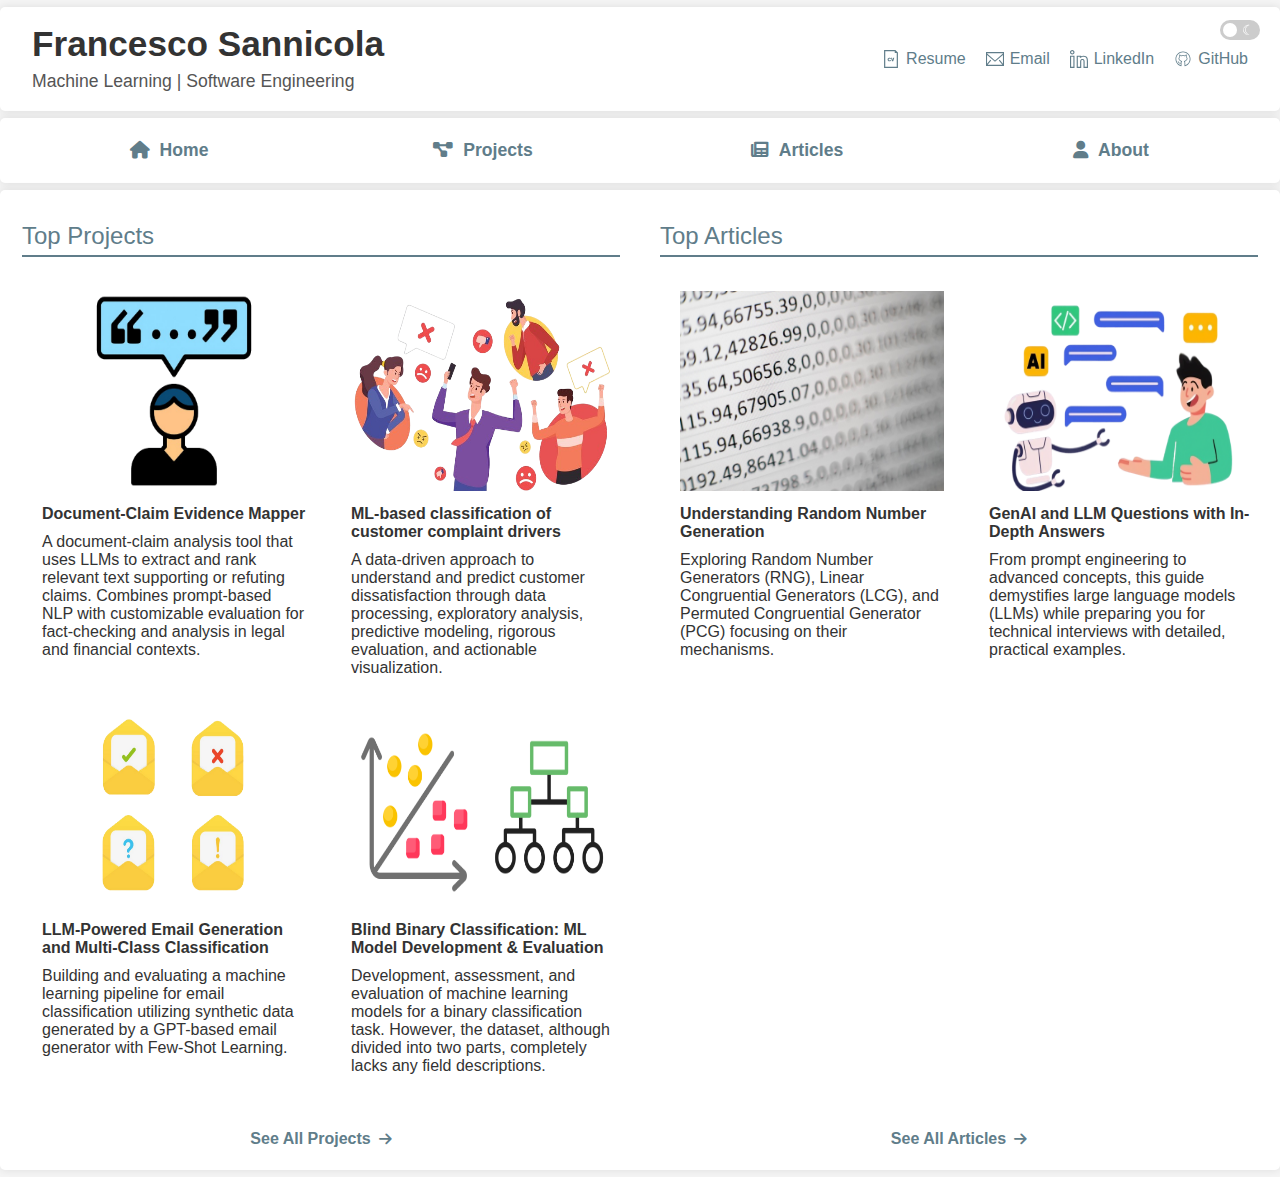
<file: index.html>
<!DOCTYPE html>
<html lang="en">
  <head>
    <meta charset="UTF-8" />
    <meta name="viewport" content="width=device-width, initial-scale=1.0" />
    <meta
      name="description"
      content="Francesco Sannicola Portfolio: software engineering and artificial intelligence."
    />
    <meta
      name="keywords"
      content="portfolio, machine learning, software, cloud, amazon web service, engineering"
    />
    <meta name="author" content="Francesco Sannicola" />
    <meta
      property="og:title"
      content="Francesco Sannicola - Machine Learning Engineer"
    />
    <meta
      property="og:description"
      content="Francesco Sannicola Portfolio: software engineering and artificial intelligence."
    />
    <meta property="og:url" content="https://www.francescosannicola.it" />
    <meta property="og:type" content="website" />
    <meta property="og:image" content="assets/francescosannicola.jpg" />
    <title>Francesco Sannicola - Machine Learning Engineer</title>
    <link rel="icon" type="image/x-icon" href="favicon.ico" />
    <link rel="stylesheet" type="text/css" href="style.css" />
    <link
      href="https://cdnjs.cloudflare.com/ajax/libs/font-awesome/6.0.0-beta3/css/all.min.css"
      rel="stylesheet"
    />
  </head>
  <body>
    <div class="main-container">
      <div class="left-column">
        <header>
          <div class="header-left">
            <h1>Francesco Sannicola</h1>
            <h4 class="role">Machine Learning | Software Engineering</h4>
          </div>

          <div class="header-right">
            <div class="contact-info">
              <a href="resume.pdf" target="_blank" aria-label="View Resume">
                <svg
                  fill="#000000"
                  version="1.1"
                  id="Capa_1"
                  xmlns="http://www.w3.org/2000/svg"
                  xmlns:xlink="http://www.w3.org/1999/xlink"
                  width="18"
                  height="18"
                  viewBox="0 0 45.057 45.057"
                  xml:space="preserve"
                >
                  <title>Resume</title>
                  <g>
                    <g id="_x35_8_24_">
                      <g>
                        <path
                          d="M19.558,25.389c-0.067,0.176-0.155,0.328-0.264,0.455c-0.108,0.129-0.24,0.229-0.396,0.301
                                       c-0.156,0.072-0.347,0.107-0.57,0.107c-0.313,0-0.572-0.068-0.78-0.203c-0.208-0.137-0.374-0.316-0.498-0.541
                                       c-0.124-0.223-0.214-0.477-0.27-0.756c-0.057-0.279-0.084-0.564-0.084-0.852c0-0.289,0.027-0.572,0.084-0.853
                                       c0.056-0.281,0.146-0.533,0.27-0.756c0.124-0.225,0.29-0.404,0.498-0.541c0.208-0.137,0.468-0.203,0.78-0.203
                                       c0.271,0,0.494,0.051,0.666,0.154c0.172,0.105,0.31,0.225,0.414,0.361c0.104,0.137,0.176,0.273,0.216,0.414
                                       c0.04,0.139,0.068,0.25,0.084,0.33h2.568c-0.112-1.08-0.49-1.914-1.135-2.502c-0.644-0.588-1.558-0.887-2.741-0.895
                                       c-0.664,0-1.263,0.107-1.794,0.324c-0.532,0.215-0.988,0.52-1.368,0.912c-0.38,0.392-0.672,0.863-0.876,1.416
                                       c-0.204,0.551-0.307,1.165-0.307,1.836c0,0.631,0.097,1.223,0.288,1.77c0.192,0.549,0.475,1.021,0.847,1.422
                                       s0.825,0.717,1.361,0.949c0.536,0.23,1.152,0.348,1.849,0.348c0.624,0,1.18-0.105,1.668-0.312
                                       c0.487-0.209,0.897-0.482,1.229-0.822s0.584-0.723,0.756-1.146c0.172-0.422,0.259-0.852,0.259-1.283h-2.593
                                       C19.68,25.023,19.627,25.214,19.558,25.389z"
                        />
                        <polygon
                          points="26.62,24.812 26.596,24.812 25.192,19.616 22.528,19.616 25.084,28.184 28.036,28.184 30.713,19.616 28,19.616"
                        />
                        <path
                          d="M33.431,0H5.179v45.057h34.699V6.251L33.431,0z M36.878,42.056H8.179V3h23.706v4.76h4.992L36.878,42.056L36.878,42.056z"
                        />
                      </g>
                    </g>
                  </g>
                </svg>
                <span class="contact-label">Resume</span>
              </a>

              <a
                href="mailto:francescosannicola1997@gmail.com"
                aria-label="Send Email"
              >
                <svg
                  width="18"
                  height="21"
                  fill="#000000"
                  viewBox="0 0 1920 1920"
                  xmlns="http://www.w3.org/2000/svg"
                >
                  <title>Email</title>
                  <path
                    d="M0 1694.235h1920V226H0v1468.235ZM112.941 376.664V338.94H1807.06v37.723L960 1111.233l-847.059-734.57ZM1807.06 526.198v950.513l-351.134-438.89-88.32 70.475 378.353 472.998H174.042l378.353-472.998-88.32-70.475-351.134 438.89V526.198L960 1260.768l847.059-734.57Z"
                    fill-rule="evenodd"
                  />
                </svg>
                <span class="contact-label">Email</span>
              </a>

              <a
                href="https://www.linkedin.com/in/francesco-sannicola"
                target="_blank"
                aria-label="View LinkedIn Profile"
              >
                <svg
                  fill="#000000"
                  width="18"
                  height="18"
                  viewBox="0 0 1920 1920"
                  xmlns="http://www.w3.org/2000/svg"
                >
                  <title>LinkedIn</title>
                  <path
                    d="M1168 601.321v74.955c72.312-44.925 155.796-71.11 282.643-71.11 412.852 0 465.705 308.588 465.705 577.417v733.213L1438.991 1920v-701.261c0-117.718-42.162-140.06-120.12-140.06-74.114 0-120.12 23.423-120.12 140.06V1920l-483.604-4.204V601.32H1168Zm-687.52-.792v1318.918H0V600.53h480.48Zm-120.12 120.12H120.12v1078.678h240.24V720.65Zm687.52.792H835.267v1075.316l243.364 2.162v-580.18c0-226.427 150.51-260.18 240.24-260.18 109.55 0 240.24 45.165 240.24 260.18v580.18l237.117-2.162v-614.174c0-333.334-93.573-457.298-345.585-457.298-151.472 0-217.057 44.925-281.322 98.98l-16.696 14.173H1047.88V721.441ZM240.24 0c132.493 0 240.24 107.748 240.24 240.24 0 132.493-107.747 240.24-240.24 240.24C107.748 480.48 0 372.733 0 240.24 0 107.748 107.748 0 240.24 0Zm0 120.12c-66.186 0-120.12 53.934-120.12 120.12s53.934 120.12 120.12 120.12 120.12-53.934 120.12-120.12-53.934-120.12-120.12-120.12Z"
                    fill-rule="evenodd"
                  />
                </svg>
                <span class="contact-label">LinkedIn</span>
              </a>

              <a
                href="https://github.com/francesco-s"
                target="_blank"
                aria-label="View GitHub Profile"
              >
                <svg
                  xmlns="http://www.w3.org/2000/svg"
                  x="0px"
                  y="0px"
                  width="100"
                  height="100"
                  viewBox="0 0 24 24"
                >
                  <title>GitHub</title>
                  <path
                    d="M 12 1.9921875 C 6.4855957 1.9921875 2 6.4769321 2 12 C 2 16.599161 5.1205653 20.490345 9.3671875 21.642578 A 0.50005 0.50005 0 0 0 9.9980469 21.160156 L 9.9980469 17.583984 A 0.50005 0.50005 0 0 0 9.9980469 17.398438 L 9.9980469 17 C 9.9980469 16.463435 10.20474 15.989016 10.550781 15.621094 A 0.50005 0.50005 0 0 0 10.310547 14.794922 C 8.3191985 14.288505 7 12.945349 7 11.492188 C 7 10.73278 7.3615845 9.9960348 8.015625 9.3925781 A 0.50005 0.50005 0 0 0 8.1679688 8.9277344 C 8.066665 8.41934 8.082645 7.8782734 8.0742188 7.34375 C 8.6127591 7.5825374 9.1625862 7.7923277 9.640625 8.1757812 A 0.50005 0.50005 0 0 0 10.09375 8.265625 C 10.683558 8.0925899 11.325263 7.9921875 12 7.9921875 C 12.673669 7.9921875 13.314937 8.0917915 13.904297 8.265625 A 0.50005 0.50005 0 0 0 14.359375 8.1777344 C 14.837054 7.7945694 15.386932 7.5824899 15.925781 7.34375 C 15.916981 7.8785794 15.933881 8.4199143 15.832031 8.9277344 A 0.50005 0.50005 0 0 0 15.982422 9.3945312 C 16.637666 9.9982795 17.001953 10.733923 17.001953 11.494141 C 17.001953 12.945944 15.680991 14.28753 13.689453 14.794922 A 0.50005 0.50005 0 0 0 13.449219 15.623047 C 13.794633 15.990353 14.001953 16.464434 14.001953 17 L 13.998047 21.160156 A 0.50005 0.50005 0 0 0 14.630859 21.642578 C 18.878428 20.490372 22 16.599237 22 12 C 22 6.4769321 17.514404 1.9921875 12 1.9921875 z M 12 2.9921875 C 16.973596 2.9921875 21 7.0170679 21 12 C 21 15.899732 18.470363 19.145081 14.998047 20.388672 L 15.001953 17 C 15.001953 16.421513 14.688987 15.964437 14.404297 15.505859 C 16.432596 14.813419 18.001953 13.369173 18.001953 11.494141 C 18.001953 10.506223 17.528746 9.6094427 16.826172 8.8808594 C 16.963004 8.0965535 17.032667 7.2949738 16.970703 6.4570312 A 0.50005 0.50005 0 0 0 16.3125 6.0214844 C 15.491527 6.300863 14.703446 6.7215379 13.960938 7.2734375 C 13.34208 7.110241 12.692308 6.9921875 12 6.9921875 C 11.30618 6.9921875 10.656139 7.1108109 10.037109 7.2734375 C 9.2949426 6.7217093 8.5094793 6.2989123 7.6894531 6.0195312 A 0.50005 0.50005 0 0 0 7.0292969 6.4550781 C 6.9654142 7.294134 7.0380099 8.0939393 7.1738281 8.8769531 C 6.4709034 9.6061723 6 10.504427 6 11.492188 C 6 13.367279 7.5663139 14.813867 9.59375 15.505859 C 9.3112432 15.962509 9.0029789 16.419068 9 16.992188 L 7.5 16.992188 C 7.2241522 16.992188 7.0052524 16.845238 6.7363281 16.513672 C 6.4674039 16.182105 6.2065255 15.697988 5.9277344 15.234375 A 0.50005 0.50005 0 0 0 5.46875 14.988281 A 0.50005 0.50005 0 0 0 5.0722656 15.75 C 5.3304745 16.179387 5.5979086 16.697395 5.9589844 17.142578 C 6.3200601 17.587762 6.8328478 17.992188 7.5 17.992188 L 8.9980469 17.992188 L 8.9980469 20.388672 C 5.5278881 19.144471 3 15.898951 3 12 C 3 7.0170679 7.0264043 2.9921875 12 2.9921875 z"
                  ></path>
                </svg>
                <span class="contact-label">GitHub</span>
              </a>
            </div>
          </div>
          <div class="switch">
            <input type="checkbox" id="darkModeToggle" />
            <label for="darkModeToggle" class="switch-label">
              <span class="sun-icon">&#9728;</span>
              <!-- Sun icon (Light Mode) -->
              <span class="moon-icon">&#9790;</span>
              <!-- Moon icon (Dark Mode) -->
            </label>
          </div>
        </header>
      </div>
    </div>
    <div class="link-container">
      <div class="link-column">
        <a href="index.html"> <i class="fas fa-home"></i>Home </a>
      </div>
      <div class="link-column">
        <a href="projects/overview.html">
          <i class="fas fa-project-diagram"></i>Projects
        </a>
      </div>
      <div class="link-column">
        <!--<a href="https://d1jdvilibzz056.cloudfront.net/articles/">-->
        <a href="articles/overview.html">
          <i class="fas fa-newspaper"></i>Articles
        </a>
      </div>
      <div class="link-column">
        <a href="about.html"> <i class="fas fa-user"></i>About </a>
      </div>
    </div>
    <!--<div class="info-container">
         <div class="info-column">
            <h3 class="accordion">About me<span class="arrow">&#9660;</span></h3>
            <p>
               A dynamic IT professional with a fervent interest in Machine Learning, I blend pragmatism with ambition to tackle complex challenges head-on. My insatiable curiosity drives continuous learning and innovation in the ever-evolving tech landscape. Outside the digital realm, I find inspiration in the pulsating rhythms of house music, which fuels my creativity. Complementing my professional pursuits, I practice bodybuilding, cultivating physical strength while honing mental discipline and resilience.
            </p>
         </div>
         <div class="info-column">
            <h3 class="accordion">Employment history<span class="arrow">&#9660;</span></h3>
            <ul>
               Currently, I am working as a Machine Learning Engineer at <strong>Links Management & Technology</strong>, where I am part of the Competence Center AI & IoT. There, I develop and optimize cutting-edge AI solutions, ensuring top performance and reliability. Here are some highlights:
               <li>Extracting ESG Insights from investment fund reports using GenAI.
               </li>
               <li>NLP-Powered Web Browsing Enhancement with voice and text interaction.
               </li>
               <li>Predictive Maintenance for Electric Vehicle Charging Stations.
               </li>
               <li>Predicting Loan Default by identifying critical factors of Non-Performing Loans.
               </li>
               Previously, at <strong>Deloitte</strong>'s Big Data and Insight Driven Organization, I created an ETL workflow with automated data visualization to track employee KPIs from survey data. This project significantly improved employee engagement, retention, and satisfaction. During my internship at <strong>Intesa Sanpaolo</strong> as an AI Engineer and System Administrator Intern, I developed a real-time time series forecasting and anomaly detection solution that evolved from basic statistics to recurrent networks and autoencoders. This empowered system engineers to quickly address potential infrastructure failures.	
            </ul>
         </div>
         <div class="info-column">
            <h3 class="accordion">Education<span class="arrow">&#9660;</span></h3>
            <ul>
               I obtained my <strong>Master’s degree in Computer Science</strong> with a specialization in Artificial Intelligence from the University of Turin, completing this advanced academic journey in April 2022. During my Master’s program, I focused on the Artificial Intelligence track, which encompassed a range of comprehensive courses such as "Neural Networks and Deep Learning", "Machine Learning", "Natural Language Technologies" and "Advanced Techniques and Architectures for Software Development".
               <br>
               Prior to my Master’s degree, I earned my <strong>Bachelor’s degree in Computer Science</strong> at the University of Bari, where I studied from October 2016 to December 2019. This foundational period of my academic career equipped me with essential knowledge and skills in computer science, setting a solid groundwork for my subsequent specialization in artificial intelligence.
            </ul>
         </div>
         <div class="info-column">
            <h3 class="accordion">Certifications<span class="arrow">&#9660;</span></h3>
            <ul>
               I am an <strong>AWS Certified Machine Learning - Specialty</strong> professional (<a href="https://www.credly.com/badges/ab41e8bd-32a3-49ce-a7a5-e3106f58beab/public_url" target="_blank">View Credentials</a>), having earned this certification from Amazon Web Services in April 2024. This achievement was preceded by completing the AWS Machine Learning – Specialty Certification Preparation course (<a href="https://certificates.cloudacademy.com/8997053f1d2091596d528402607d41ca312060fc.pdf" target="_blank">View Credentials</a>). During my internship at Intesa Sanpaolo, I leveraged the opportunity to gain hands-on experience with Google Cloud Platform (GCP) by obtaining two relevant certifications: "Google Cloud Fundamentals: Core Infrastructure" (<a href="https://www.coursera.org/account/accomplishments/verify/GCCEPUHES7UC" target="_blank">View Credentials</a>) and "Google Cloud Big Data and ML Fundamentals" (<a href="https://www.coursera.org/account/accomplishments/verify/KFC43YVQX5ZS" target="_blank">View Credentials</a>).
            </ul>
         </div>
      </div>-->
    <div class="portfolio-container">
      <div class="portfolio-sections">
        <!-- Projects Section - First 2 columns -->
        <div class="section-column portfolio-projects">
          <div class="section-header">
            <h2>Top Projects</h2>
          </div>
          <div class="portfolio-grid">
            <div class="portfolio-item">
              <a
                href="https://github.com/francesco-s/document-claim-mapping"
                target="_blank"
              >
                <img
                  src="assets/citations-mapping.png"
                  alt="Citations mapping Image"
                />
                <strong>Document-Claim Evidence Mapper</strong>
                A document-claim analysis tool that uses LLMs to extract and
                rank relevant text supporting or refuting claims. Combines
                prompt-based NLP with customizable evaluation for fact-checking
                and analysis in legal and financial contexts. <br />
              </a>
            </div>
            <div class="portfolio-item">
              <a
                href="https://github.com/francesco-s/dissatisfaction-analysis"
                target="_blank"
              >
                <img
                  src="assets/dissatisfaction.png"
                  alt="Dissatisfaction Image"
                />
                <strong
                  >ML-based classification of customer complaint drivers</strong
                >
                A data-driven approach to understand and predict customer
                dissatisfaction through data processing, exploratory analysis,
                predictive modeling, rigorous evaluation, and actionable
                visualization.<br />
              </a>
            </div>
            <div class="portfolio-item">
              <a
                href="https://github.com/francesco-s/synthetic-email-generation-and-classification"
                target="_blank"
              >
                <img src="assets/emails.png" alt="Emails Image" />
                <strong
                  >LLM-Powered Email Generation and Multi-Class
                  Classification</strong
                >
                Building and evaluating a machine learning pipeline for email
                classification utilizing synthetic data generated by a GPT-based
                email generator with Few-Shot Learning.<br />
              </a>
            </div>
            <div class="portfolio-item">
              <a
                href="https://github.com/francesco-s/blind-binary-classification"
                target="_blank"
              >
                <img
                  src="assets/classification.png"
                  alt="Blid binary classification Image"
                />
                <strong
                  >Blind Binary Classification: ML Model Development &
                  Evaluation</strong
                >
                Development, assessment, and evaluation of machine learning
                models for a binary classification task. However, the dataset,
                although divided into two parts, completely lacks any field
                descriptions.
              </a>
            </div>
          </div>
          <div class="view-all-container">
            <a href="./projects/overview.html" class="view-all-btn"
              >See All Projects<i class="fas fa-arrow-right"></i
            ></a>
          </div>
        </div>

        <!-- Articles Section - Last 2 columns -->
        <div class="section-column articles">
          <div class="section-header">
            <h2>Top Articles</h2>
          </div>
          <div class="portfolio-grid">
            <div class="article-column">
              <a href="./articles/understanding-random-number-generation.html">
                <img src="assets/RNG.jpg" alt="RNG Image" />
                <strong>Understanding Random Number Generation</strong>
                Exploring Random Number Generators (RNG), Linear Congruential
                Generators (LCG), and Permuted Congruential Generator (PCG)
                focusing on their mechanisms.
              </a>
            </div>
            <div class="article-column">
              <a href="./articles/genai-llm-interview-questions.html">
                <img src="assets/chabot-llm.png" alt="Chatbot Image" />
                <strong>GenAI and LLM Questions with In-Depth Answers</strong>
                From prompt engineering to advanced concepts, this guide
                demystifies large language models (LLMs) while preparing you for
                technical interviews with detailed, practical examples.
              </a>
            </div>
          </div>
          <div class="view-all-container">
            <a href="./articles/overview.html" class="view-all-btn"
              >See All Articles<i class="fas fa-arrow-right"></i
            ></a>
          </div>
        </div>
      </div>
    </div>
    <script>
      // Get stored dark mode state
      let isDarkMode = localStorage.getItem("darkMode") === "true";

      // Function to apply dark mode
      function applyDarkMode(dark) {
        const darkModeToggle = document.getElementById("darkModeToggle");
        const elements = [
          document.body,
          ...document.querySelectorAll(
            ".main-container, .info-container, .projects-container, .portfolio-container, .article-container, .link-container, .accordion"
          ),
        ];

        // Update state
        isDarkMode = dark;
        localStorage.setItem("darkMode", dark);

        // Update UI
        elements.forEach((element) => {
          if (dark) {
            element.classList.add("dark-mode");
          } else {
            element.classList.remove("dark-mode");
          }
        });

        // Update toggle
        if (darkModeToggle) {
          darkModeToggle.checked = dark;
        }
      }

      // Initialize dark mode
      document.addEventListener("DOMContentLoaded", () => {
        const darkModeToggle = document.getElementById("darkModeToggle");

        // Apply initial state
        applyDarkMode(isDarkMode);

        // Handle toggle changes
        darkModeToggle.addEventListener("change", (e) => {
          applyDarkMode(e.target.checked);
        });
      });

      // Apply dark mode immediately if needed
      if (isDarkMode) {
        applyDarkMode(true);
      }
    </script>
  </body>
</html>
</file>
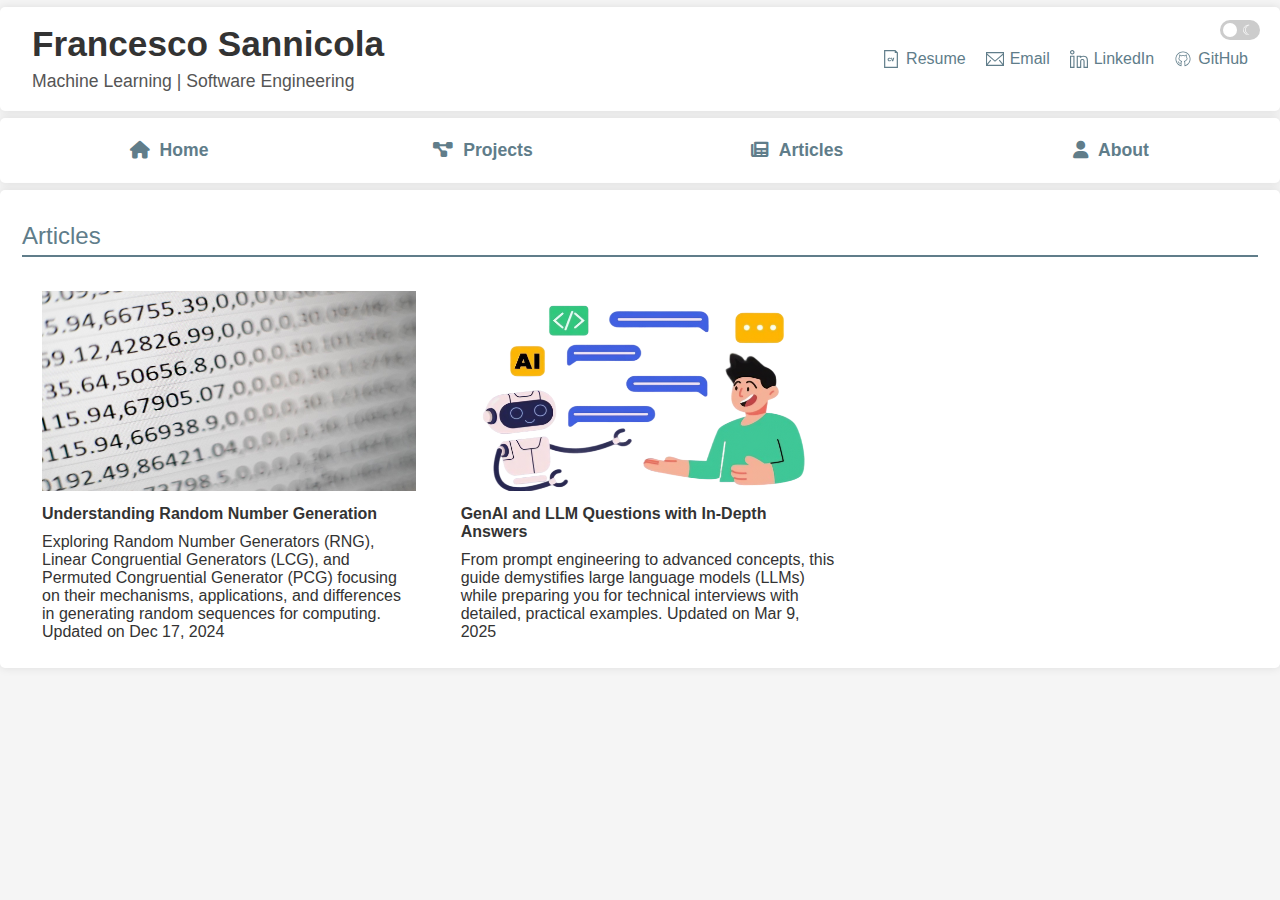
<file: articles/index.html>
<!DOCTYPE html>
<html lang="en">
  <head>
    <meta charset="UTF-8" />
    <meta name="viewport" content="width=device-width, initial-scale=1.0" />
    <meta
      name="description"
      content="Francesco Sannicola is a Machine Learning specialist and Software Engineer combining AI expertise with robust engineering practices. Discover projects spanning algorithms, intelligent systems, and advanced development."
    />
    <meta
      name="keywords"
      content="portfolio, machine learning, software, cloud, amazon web service, engineering"
    />
    <meta name="author" content="Francesco Sannicola" />
    <meta
      property="og:title"
      content="Francesco Sannicola - Machine Learning Engineer"
    />
    <meta
      property="og:description"
      content="Discover Francesco Sannicola’s portfolio showcasing software engineering expertise and cutting-edge Artificial Intelligence (AI) projects."
    />
    <meta property="og:url" content="https://www.francescosannicola.com" />
    <meta property="og:type" content="website" />
    <meta property="og:image" content="assets/francescosannicola.jpg" />
    <title>Francesco Sannicola - Articles</title>
    <link rel="icon" type="image/x-icon" href="../favicon.ico" />
    <link rel="stylesheet" type="text/css" href="../style.css" />
    <link
      href="https://cdnjs.cloudflare.com/ajax/libs/font-awesome/6.0.0-beta3/css/all.min.css"
      rel="stylesheet"
    />
  </head>
  <body>
    <div class="main-container">
      <div class="left-column">
        <header>
          <div class="header-left">
            <h1>Francesco Sannicola</h1>
            <h4 class="role">Machine Learning | Software Engineering</h4>
          </div>

          <div class="header-right">
            <div class="contact-info">
              <a href="../resume.pdf" target="_blank" aria-label="View Resume">
                <svg
                  fill="#000000"
                  version="1.1"
                  id="Capa_1"
                  xmlns="http://www.w3.org/2000/svg"
                  xmlns:xlink="http://www.w3.org/1999/xlink"
                  width="18"
                  height="18"
                  viewBox="0 0 45.057 45.057"
                  xml:space="preserve"
                >
                  <title>Resume</title>
                  <g>
                    <g id="_x35_8_24_">
                      <g>
                        <path
                          d="M19.558,25.389c-0.067,0.176-0.155,0.328-0.264,0.455c-0.108,0.129-0.24,0.229-0.396,0.301
                                       c-0.156,0.072-0.347,0.107-0.57,0.107c-0.313,0-0.572-0.068-0.78-0.203c-0.208-0.137-0.374-0.316-0.498-0.541
                                       c-0.124-0.223-0.214-0.477-0.27-0.756c-0.057-0.279-0.084-0.564-0.084-0.852c0-0.289,0.027-0.572,0.084-0.853
                                       c0.056-0.281,0.146-0.533,0.27-0.756c0.124-0.225,0.29-0.404,0.498-0.541c0.208-0.137,0.468-0.203,0.78-0.203
                                       c0.271,0,0.494,0.051,0.666,0.154c0.172,0.105,0.31,0.225,0.414,0.361c0.104,0.137,0.176,0.273,0.216,0.414
                                       c0.04,0.139,0.068,0.25,0.084,0.33h2.568c-0.112-1.08-0.49-1.914-1.135-2.502c-0.644-0.588-1.558-0.887-2.741-0.895
                                       c-0.664,0-1.263,0.107-1.794,0.324c-0.532,0.215-0.988,0.52-1.368,0.912c-0.38,0.392-0.672,0.863-0.876,1.416
                                       c-0.204,0.551-0.307,1.165-0.307,1.836c0,0.631,0.097,1.223,0.288,1.77c0.192,0.549,0.475,1.021,0.847,1.422
                                       s0.825,0.717,1.361,0.949c0.536,0.23,1.152,0.348,1.849,0.348c0.624,0,1.18-0.105,1.668-0.312
                                       c0.487-0.209,0.897-0.482,1.229-0.822s0.584-0.723,0.756-1.146c0.172-0.422,0.259-0.852,0.259-1.283h-2.593
                                       C19.68,25.023,19.627,25.214,19.558,25.389z"
                        />
                        <polygon
                          points="26.62,24.812 26.596,24.812 25.192,19.616 22.528,19.616 25.084,28.184 28.036,28.184 30.713,19.616 28,19.616"
                        />
                        <path
                          d="M33.431,0H5.179v45.057h34.699V6.251L33.431,0z M36.878,42.056H8.179V3h23.706v4.76h4.992L36.878,42.056L36.878,42.056z"
                        />
                      </g>
                    </g>
                  </g>
                </svg>
                <span class="contact-label">Resume</span>
              </a>

              <a
                href="mailto:francescosannicola1997@gmail.com"
                aria-label="Send Email"
              >
                <svg
                  width="18"
                  height="21"
                  fill="#000000"
                  viewBox="0 0 1920 1920"
                  xmlns="http://www.w3.org/2000/svg"
                >
                  <title>Email</title>
                  <path
                    d="M0 1694.235h1920V226H0v1468.235ZM112.941 376.664V338.94H1807.06v37.723L960 1111.233l-847.059-734.57ZM1807.06 526.198v950.513l-351.134-438.89-88.32 70.475 378.353 472.998H174.042l378.353-472.998-88.32-70.475-351.134 438.89V526.198L960 1260.768l847.059-734.57Z"
                    fill-rule="evenodd"
                  />
                </svg>
                <span class="contact-label">Email</span>
              </a>

              <a
                href="https://www.linkedin.com/in/francesco-sannicola"
                target="_blank"
                aria-label="View LinkedIn Profile"
              >
                <svg
                  fill="#000000"
                  width="18"
                  height="18"
                  viewBox="0 0 1920 1920"
                  xmlns="http://www.w3.org/2000/svg"
                >
                  <title>LinkedIn</title>
                  <path
                    d="M1168 601.321v74.955c72.312-44.925 155.796-71.11 282.643-71.11 412.852 0 465.705 308.588 465.705 577.417v733.213L1438.991 1920v-701.261c0-117.718-42.162-140.06-120.12-140.06-74.114 0-120.12 23.423-120.12 140.06V1920l-483.604-4.204V601.32H1168Zm-687.52-.792v1318.918H0V600.53h480.48Zm-120.12 120.12H120.12v1078.678h240.24V720.65Zm687.52.792H835.267v1075.316l243.364 2.162v-580.18c0-226.427 150.51-260.18 240.24-260.18 109.55 0 240.24 45.165 240.24 260.18v580.18l237.117-2.162v-614.174c0-333.334-93.573-457.298-345.585-457.298-151.472 0-217.057 44.925-281.322 98.98l-16.696 14.173H1047.88V721.441ZM240.24 0c132.493 0 240.24 107.748 240.24 240.24 0 132.493-107.747 240.24-240.24 240.24C107.748 480.48 0 372.733 0 240.24 0 107.748 107.748 0 240.24 0Zm0 120.12c-66.186 0-120.12 53.934-120.12 120.12s53.934 120.12 120.12 120.12 120.12-53.934 120.12-120.12-53.934-120.12-120.12-120.12Z"
                    fill-rule="evenodd"
                  />
                </svg>
                <span class="contact-label">LinkedIn</span>
              </a>

              <a
                href="https://github.com/francesco-s"
                target="_blank"
                aria-label="View GitHub Profile"
              >
                <svg
                  xmlns="http://www.w3.org/2000/svg"
                  x="0px"
                  y="0px"
                  width="100"
                  height="100"
                  viewBox="0 0 24 24"
                >
                  <title>GitHub</title>
                  <path
                    d="M 12 1.9921875 C 6.4855957 1.9921875 2 6.4769321 2 12 C 2 16.599161 5.1205653 20.490345 9.3671875 21.642578 A 0.50005 0.50005 0 0 0 9.9980469 21.160156 L 9.9980469 17.583984 A 0.50005 0.50005 0 0 0 9.9980469 17.398438 L 9.9980469 17 C 9.9980469 16.463435 10.20474 15.989016 10.550781 15.621094 A 0.50005 0.50005 0 0 0 10.310547 14.794922 C 8.3191985 14.288505 7 12.945349 7 11.492188 C 7 10.73278 7.3615845 9.9960348 8.015625 9.3925781 A 0.50005 0.50005 0 0 0 8.1679688 8.9277344 C 8.066665 8.41934 8.082645 7.8782734 8.0742188 7.34375 C 8.6127591 7.5825374 9.1625862 7.7923277 9.640625 8.1757812 A 0.50005 0.50005 0 0 0 10.09375 8.265625 C 10.683558 8.0925899 11.325263 7.9921875 12 7.9921875 C 12.673669 7.9921875 13.314937 8.0917915 13.904297 8.265625 A 0.50005 0.50005 0 0 0 14.359375 8.1777344 C 14.837054 7.7945694 15.386932 7.5824899 15.925781 7.34375 C 15.916981 7.8785794 15.933881 8.4199143 15.832031 8.9277344 A 0.50005 0.50005 0 0 0 15.982422 9.3945312 C 16.637666 9.9982795 17.001953 10.733923 17.001953 11.494141 C 17.001953 12.945944 15.680991 14.28753 13.689453 14.794922 A 0.50005 0.50005 0 0 0 13.449219 15.623047 C 13.794633 15.990353 14.001953 16.464434 14.001953 17 L 13.998047 21.160156 A 0.50005 0.50005 0 0 0 14.630859 21.642578 C 18.878428 20.490372 22 16.599237 22 12 C 22 6.4769321 17.514404 1.9921875 12 1.9921875 z M 12 2.9921875 C 16.973596 2.9921875 21 7.0170679 21 12 C 21 15.899732 18.470363 19.145081 14.998047 20.388672 L 15.001953 17 C 15.001953 16.421513 14.688987 15.964437 14.404297 15.505859 C 16.432596 14.813419 18.001953 13.369173 18.001953 11.494141 C 18.001953 10.506223 17.528746 9.6094427 16.826172 8.8808594 C 16.963004 8.0965535 17.032667 7.2949738 16.970703 6.4570312 A 0.50005 0.50005 0 0 0 16.3125 6.0214844 C 15.491527 6.300863 14.703446 6.7215379 13.960938 7.2734375 C 13.34208 7.110241 12.692308 6.9921875 12 6.9921875 C 11.30618 6.9921875 10.656139 7.1108109 10.037109 7.2734375 C 9.2949426 6.7217093 8.5094793 6.2989123 7.6894531 6.0195312 A 0.50005 0.50005 0 0 0 7.0292969 6.4550781 C 6.9654142 7.294134 7.0380099 8.0939393 7.1738281 8.8769531 C 6.4709034 9.6061723 6 10.504427 6 11.492188 C 6 13.367279 7.5663139 14.813867 9.59375 15.505859 C 9.3112432 15.962509 9.0029789 16.419068 9 16.992188 L 7.5 16.992188 C 7.2241522 16.992188 7.0052524 16.845238 6.7363281 16.513672 C 6.4674039 16.182105 6.2065255 15.697988 5.9277344 15.234375 A 0.50005 0.50005 0 0 0 5.46875 14.988281 A 0.50005 0.50005 0 0 0 5.0722656 15.75 C 5.3304745 16.179387 5.5979086 16.697395 5.9589844 17.142578 C 6.3200601 17.587762 6.8328478 17.992188 7.5 17.992188 L 8.9980469 17.992188 L 8.9980469 20.388672 C 5.5278881 19.144471 3 15.898951 3 12 C 3 7.0170679 7.0264043 2.9921875 12 2.9921875 z"
                  ></path>
                </svg>
                <span class="contact-label">GitHub</span>
              </a>
            </div>
          </div>
          <div class="switch">
            <input type="checkbox" id="darkModeToggle" />
            <label for="darkModeToggle" class="switch-label">
              <span class="sun-icon">&#9728;</span>
              <!-- Sun icon (Light Mode) -->
              <span class="moon-icon">&#9790;</span>
              <!-- Moon icon (Dark Mode) -->
            </label>
          </div>
        </header>
      </div>
    </div>
    <div class="link-container">
      <div class="link-column">
        <a href="../"> <i class="fas fa-home"></i>Home </a>
      </div>
      <div class="link-column">
        <a href="../projects/">
          <i class="fas fa-project-diagram"></i>Projects
        </a>
      </div>
      <div class="link-column">
        <!--<a href="https://d1jdvilibzz056.cloudfront.net/articles/">-->
        <a href="../articles/"> <i class="fas fa-newspaper"></i>Articles </a>
      </div>
      <div class="link-column">
        <a href="../about.html"> <i class="fas fa-user"></i>About </a>
      </div>
    </div>
    <!--<div class="info-container">
         <div class="info-column">
            <h3 class="accordion">About me<span class="arrow">&#9660;</span></h3>
            <p>
               A dynamic IT professional with a fervent interest in Machine Learning, I blend pragmatism with ambition to tackle complex challenges head-on. My insatiable curiosity drives continuous learning and innovation in the ever-evolving tech landscape. Outside the digital realm, I find inspiration in the pulsating rhythms of house music, which fuels my creativity. Complementing my professional pursuits, I practice bodybuilding, cultivating physical strength while honing mental discipline and resilience.
            </p>
         </div>
         <div class="info-column">
            <h3 class="accordion">Employment history<span class="arrow">&#9660;</span></h3>
            <ul>
               Currently, I am working as a Machine Learning Engineer at <strong>Links Management & Technology</strong>, where I am part of the Competence Center AI & IoT. There, I develop and optimize cutting-edge AI solutions, ensuring top performance and reliability. Here are some highlights:
               <li>Extracting ESG Insights from investment fund reports using GenAI.
               </li>
               <li>NLP-Powered Web Browsing Enhancement with voice and text interaction.
               </li>
               <li>Predictive Maintenance for Electric Vehicle Charging Stations.
               </li>
               <li>Predicting Loan Default by identifying critical factors of Non-Performing Loans.
               </li>
               Previously, at <strong>Deloitte</strong>'s Big Data and Insight Driven Organization, I created an ETL workflow with automated data visualization to track employee KPIs from survey data. This project significantly improved employee engagement, retention, and satisfaction. During my internship at <strong>Intesa Sanpaolo</strong> as an AI Engineer and System Administrator Intern, I developed a real-time time series forecasting and anomaly detection solution that evolved from basic statistics to recurrent networks and autoencoders. This empowered system engineers to quickly address potential infrastructure failures.	
            </ul>
         </div>
         <div class="info-column">
            <h3 class="accordion">Education<span class="arrow">&#9660;</span></h3>
            <ul>
               I obtained my <strong>Master’s degree in Computer Science</strong> with a specialization in Artificial Intelligence from the University of Turin, completing this advanced academic journey in April 2022. During my Master’s program, I focused on the Artificial Intelligence track, which encompassed a range of comprehensive courses such as "Neural Networks and Deep Learning", "Machine Learning", "Natural Language Technologies" and "Advanced Techniques and Architectures for Software Development".
               <br>
               Prior to my Master’s degree, I earned my <strong>Bachelor’s degree in Computer Science</strong> at the University of Bari, where I studied from October 2016 to December 2019. This foundational period of my academic career equipped me with essential knowledge and skills in computer science, setting a solid groundwork for my subsequent specialization in artificial intelligence.
            </ul>
         </div>
         <div class="info-column">
            <h3 class="accordion">Certifications<span class="arrow">&#9660;</span></h3>
            <ul>
               I am an <strong>AWS Certified Machine Learning - Specialty</strong> professional (<a href="https://www.credly.com/badges/ab41e8bd-32a3-49ce-a7a5-e3106f58beab/public_url" target="_blank">View Credentials</a>), having earned this certification from Amazon Web Services in April 2024. This achievement was preceded by completing the AWS Machine Learning – Specialty Certification Preparation course (<a href="https://certificates.cloudacademy.com/8997053f1d2091596d528402607d41ca312060fc.pdf" target="_blank">View Credentials</a>). During my internship at Intesa Sanpaolo, I leveraged the opportunity to gain hands-on experience with Google Cloud Platform (GCP) by obtaining two relevant certifications: "Google Cloud Fundamentals: Core Infrastructure" (<a href="https://www.coursera.org/account/accomplishments/verify/GCCEPUHES7UC" target="_blank">View Credentials</a>) and "Google Cloud Big Data and ML Fundamentals" (<a href="https://www.coursera.org/account/accomplishments/verify/KFC43YVQX5ZS" target="_blank">View Credentials</a>).
            </ul>
         </div>
      </div>-->
    <div class="projects-container">
      <div class="info-column">
        <h2>Articles</h2>
      </div>
      <div class="portfolio-grid-4">
        <div class="portfolio-item">
          <a href="understanding-random-number-generation.html">
            <img src="../assets/RNG.jpg" alt="RNG Image" />
            <strong>Understanding Random Number Generation</strong>
            Exploring Random Number Generators (RNG), Linear Congruential
            Generators (LCG), and Permuted Congruential Generator (PCG) focusing
            on their mechanisms, applications, and differences in generating
            random sequences for computing.
            <span class="article-date">Updated on Dec 17, 2024</span>
          </a>
        </div>
        <div class="portfolio-item">
          <a href="genai-llm-interview-questions.html">
            <img src="../assets/chabot-llm.png" alt="Chatbot Image" />
            <strong>GenAI and LLM Questions with In-Depth Answers</strong>
            From prompt engineering to advanced concepts, this guide demystifies
            large language models (LLMs) while preparing you for technical
            interviews with detailed, practical examples.
            <span class="article-date">Updated on Mar 9, 2025</span>
          </a>
        </div>
      </div>
    </div>
    <script>
      // Get stored dark mode state
      let isDarkMode = localStorage.getItem("darkMode") === "true";

      // Function to apply dark mode
      function applyDarkMode(dark) {
        const darkModeToggle = document.getElementById("darkModeToggle");
        const elements = [
          document.body,
          ...document.querySelectorAll(
            ".main-container, .info-container, .projects-container, .article-container, .link-container, .accordion, .code"
          ),
        ];

        // Update state
        isDarkMode = dark;
        localStorage.setItem("darkMode", dark);

        // Update UI
        elements.forEach((element) => {
          if (dark) {
            element.classList.add("dark-mode");
          } else {
            element.classList.remove("dark-mode");
          }
        });

        // Update toggle
        if (darkModeToggle) {
          darkModeToggle.checked = dark;
        }
      }

      // Initialize dark mode
      document.addEventListener("DOMContentLoaded", () => {
        const darkModeToggle = document.getElementById("darkModeToggle");

        // Apply initial state
        applyDarkMode(isDarkMode);

        // Handle toggle changes
        darkModeToggle.addEventListener("change", (e) => {
          applyDarkMode(e.target.checked);
        });
      });

      // Apply dark mode immediately if needed
      if (isDarkMode) {
        applyDarkMode(true);
      }
    </script>
  </body>
</html>
</file>
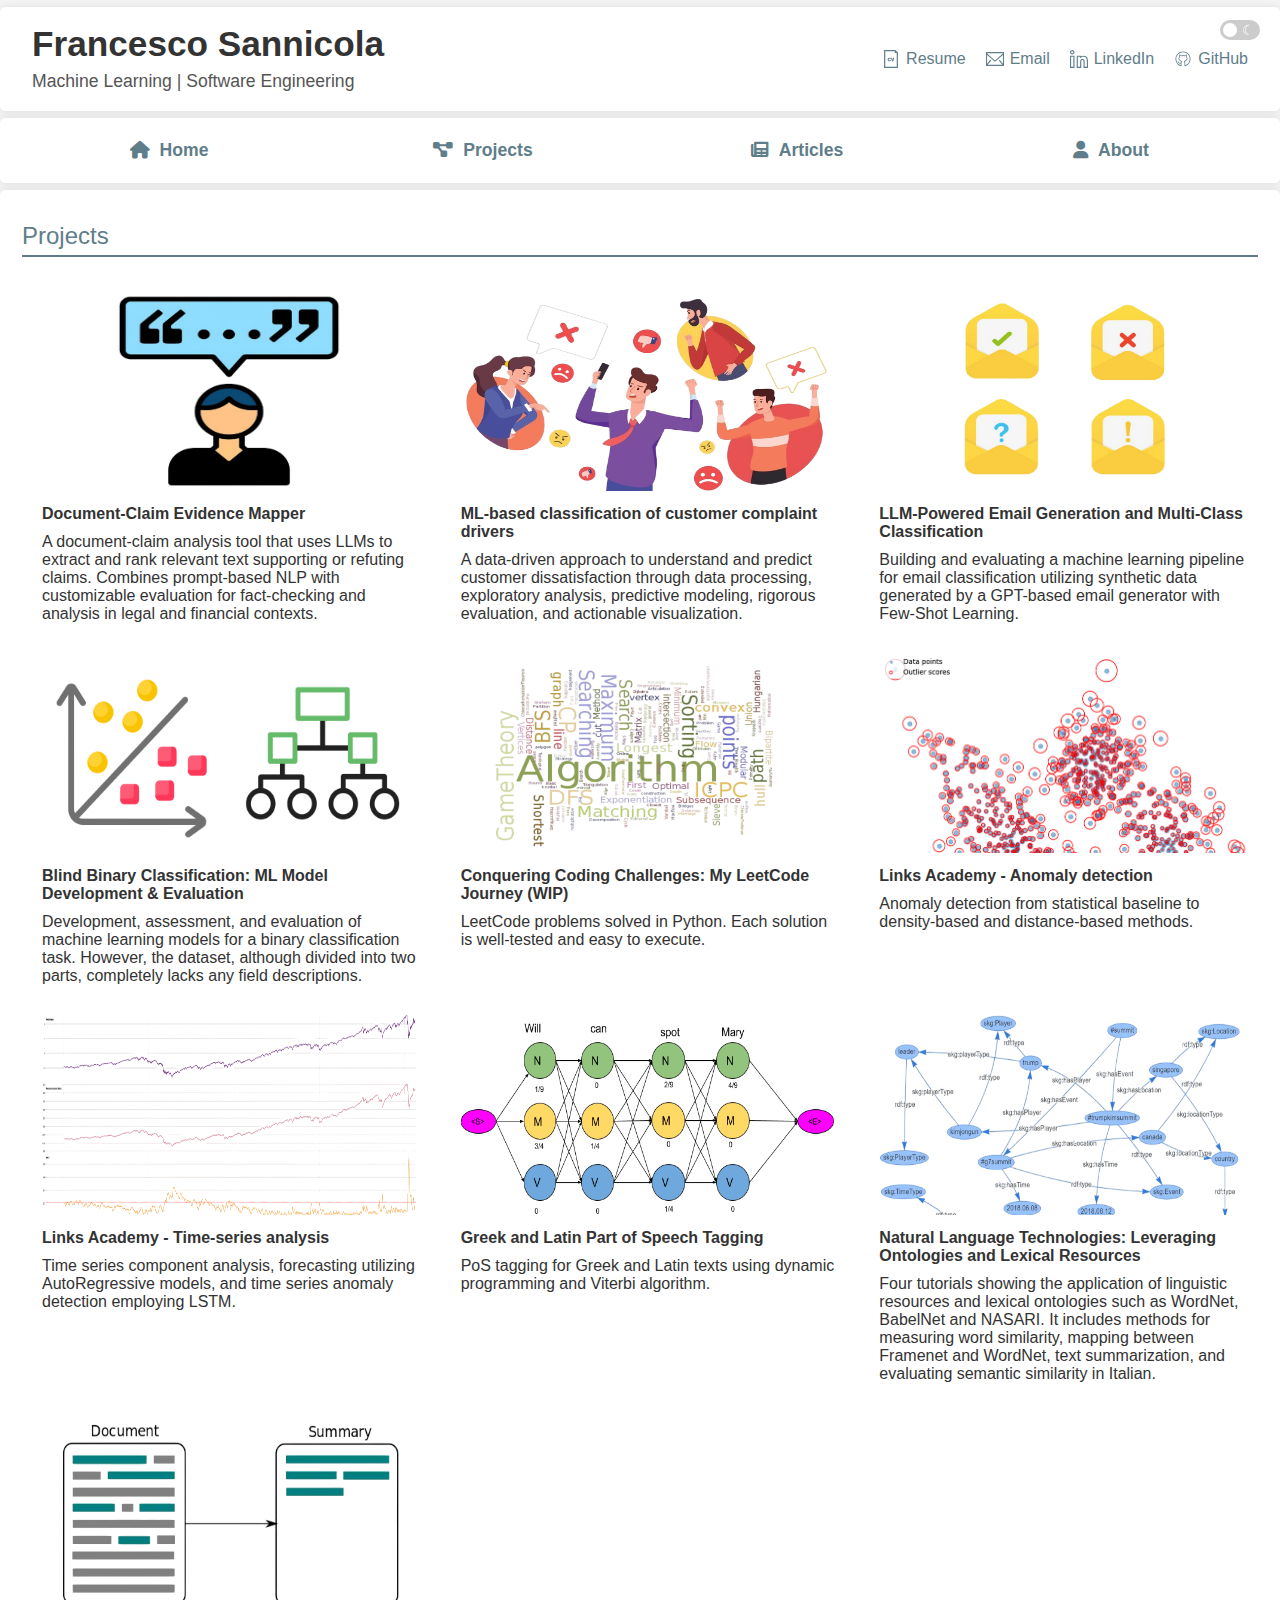
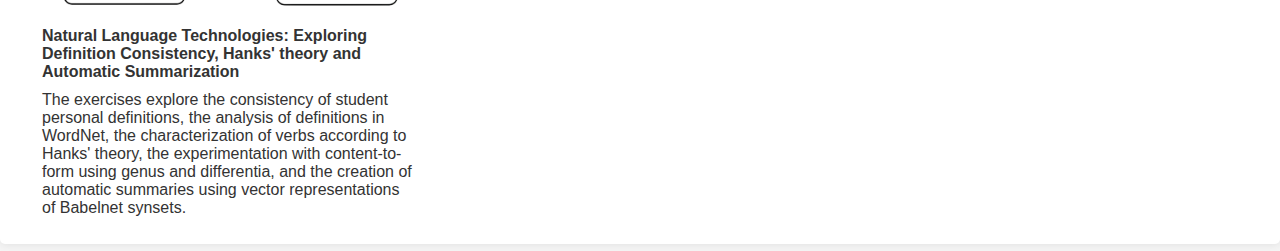
<file: projects/index.html>
<!DOCTYPE html>
<html lang="en">
  <head>
    <meta charset="UTF-8" />
    <meta name="viewport" content="width=device-width, initial-scale=1.0" />
    <meta
      name="description"
      content="Francesco Sannicola is a Machine Learning specialist and Software Engineer combining AI expertise with robust engineering practices. Discover projects spanning algorithms, intelligent systems, and advanced development."
    />
    <meta
      name="keywords"
      content="portfolio, machine learning, software, cloud, amazon web service, engineering"
    />
    <meta name="author" content="Francesco Sannicola" />
    <meta
      property="og:title"
      content="Francesco Sannicola - Machine Learning Engineer"
    />
    <meta
      property="og:description"
      content="Discover Francesco Sannicola’s portfolio showcasing software engineering expertise and cutting-edge Artificial Intelligence (AI) projects."
    />
    <meta property="og:url" content="https://www.francescosannicola.com" />
    <meta property="og:type" content="website" />
    <meta property="og:image" content="assets/francescosannicola.jpg" />
    <title>Francesco Sannicola - Projects</title>
    <link rel="icon" type="image/x-icon" href="../favicon.ico" />
    <link rel="stylesheet" type="text/css" href="../style.css" />
    <link
      href="https://cdnjs.cloudflare.com/ajax/libs/font-awesome/6.0.0-beta3/css/all.min.css"
      rel="stylesheet"
    />
  </head>
  <body>
    <div class="main-container">
      <div class="left-column">
        <header>
          <div class="header-left">
            <h1>Francesco Sannicola</h1>
            <h4 class="role">Machine Learning | Software Engineering</h4>
          </div>

          <div class="header-right">
            <div class="contact-info">
              <a href="../resume.pdf" target="_blank" aria-label="View Resume">
                <svg
                  fill="#000000"
                  version="1.1"
                  id="Capa_1"
                  xmlns="http://www.w3.org/2000/svg"
                  xmlns:xlink="http://www.w3.org/1999/xlink"
                  width="18"
                  height="18"
                  viewBox="0 0 45.057 45.057"
                  xml:space="preserve"
                >
                  <title>Resume</title>
                  <g>
                    <g id="_x35_8_24_">
                      <g>
                        <path
                          d="M19.558,25.389c-0.067,0.176-0.155,0.328-0.264,0.455c-0.108,0.129-0.24,0.229-0.396,0.301
                                       c-0.156,0.072-0.347,0.107-0.57,0.107c-0.313,0-0.572-0.068-0.78-0.203c-0.208-0.137-0.374-0.316-0.498-0.541
                                       c-0.124-0.223-0.214-0.477-0.27-0.756c-0.057-0.279-0.084-0.564-0.084-0.852c0-0.289,0.027-0.572,0.084-0.853
                                       c0.056-0.281,0.146-0.533,0.27-0.756c0.124-0.225,0.29-0.404,0.498-0.541c0.208-0.137,0.468-0.203,0.78-0.203
                                       c0.271,0,0.494,0.051,0.666,0.154c0.172,0.105,0.31,0.225,0.414,0.361c0.104,0.137,0.176,0.273,0.216,0.414
                                       c0.04,0.139,0.068,0.25,0.084,0.33h2.568c-0.112-1.08-0.49-1.914-1.135-2.502c-0.644-0.588-1.558-0.887-2.741-0.895
                                       c-0.664,0-1.263,0.107-1.794,0.324c-0.532,0.215-0.988,0.52-1.368,0.912c-0.38,0.392-0.672,0.863-0.876,1.416
                                       c-0.204,0.551-0.307,1.165-0.307,1.836c0,0.631,0.097,1.223,0.288,1.77c0.192,0.549,0.475,1.021,0.847,1.422
                                       s0.825,0.717,1.361,0.949c0.536,0.23,1.152,0.348,1.849,0.348c0.624,0,1.18-0.105,1.668-0.312
                                       c0.487-0.209,0.897-0.482,1.229-0.822s0.584-0.723,0.756-1.146c0.172-0.422,0.259-0.852,0.259-1.283h-2.593
                                       C19.68,25.023,19.627,25.214,19.558,25.389z"
                        />
                        <polygon
                          points="26.62,24.812 26.596,24.812 25.192,19.616 22.528,19.616 25.084,28.184 28.036,28.184 30.713,19.616 28,19.616"
                        />
                        <path
                          d="M33.431,0H5.179v45.057h34.699V6.251L33.431,0z M36.878,42.056H8.179V3h23.706v4.76h4.992L36.878,42.056L36.878,42.056z"
                        />
                      </g>
                    </g>
                  </g>
                </svg>
                <span class="contact-label">Resume</span>
              </a>

              <a
                href="mailto:francescosannicola1997@gmail.com"
                aria-label="Send Email"
              >
                <svg
                  width="18"
                  height="21"
                  fill="#000000"
                  viewBox="0 0 1920 1920"
                  xmlns="http://www.w3.org/2000/svg"
                >
                  <title>Email</title>
                  <path
                    d="M0 1694.235h1920V226H0v1468.235ZM112.941 376.664V338.94H1807.06v37.723L960 1111.233l-847.059-734.57ZM1807.06 526.198v950.513l-351.134-438.89-88.32 70.475 378.353 472.998H174.042l378.353-472.998-88.32-70.475-351.134 438.89V526.198L960 1260.768l847.059-734.57Z"
                    fill-rule="evenodd"
                  />
                </svg>
                <span class="contact-label">Email</span>
              </a>

              <a
                href="https://www.linkedin.com/in/francesco-sannicola"
                target="_blank"
                aria-label="View LinkedIn Profile"
              >
                <svg
                  fill="#000000"
                  width="18"
                  height="18"
                  viewBox="0 0 1920 1920"
                  xmlns="http://www.w3.org/2000/svg"
                >
                  <title>LinkedIn</title>
                  <path
                    d="M1168 601.321v74.955c72.312-44.925 155.796-71.11 282.643-71.11 412.852 0 465.705 308.588 465.705 577.417v733.213L1438.991 1920v-701.261c0-117.718-42.162-140.06-120.12-140.06-74.114 0-120.12 23.423-120.12 140.06V1920l-483.604-4.204V601.32H1168Zm-687.52-.792v1318.918H0V600.53h480.48Zm-120.12 120.12H120.12v1078.678h240.24V720.65Zm687.52.792H835.267v1075.316l243.364 2.162v-580.18c0-226.427 150.51-260.18 240.24-260.18 109.55 0 240.24 45.165 240.24 260.18v580.18l237.117-2.162v-614.174c0-333.334-93.573-457.298-345.585-457.298-151.472 0-217.057 44.925-281.322 98.98l-16.696 14.173H1047.88V721.441ZM240.24 0c132.493 0 240.24 107.748 240.24 240.24 0 132.493-107.747 240.24-240.24 240.24C107.748 480.48 0 372.733 0 240.24 0 107.748 107.748 0 240.24 0Zm0 120.12c-66.186 0-120.12 53.934-120.12 120.12s53.934 120.12 120.12 120.12 120.12-53.934 120.12-120.12-53.934-120.12-120.12-120.12Z"
                    fill-rule="evenodd"
                  />
                </svg>
                <span class="contact-label">LinkedIn</span>
              </a>

              <a
                href="https://github.com/francesco-s"
                target="_blank"
                aria-label="View GitHub Profile"
              >
                <svg
                  xmlns="http://www.w3.org/2000/svg"
                  x="0px"
                  y="0px"
                  width="100"
                  height="100"
                  viewBox="0 0 24 24"
                >
                  <title>GitHub</title>
                  <path
                    d="M 12 1.9921875 C 6.4855957 1.9921875 2 6.4769321 2 12 C 2 16.599161 5.1205653 20.490345 9.3671875 21.642578 A 0.50005 0.50005 0 0 0 9.9980469 21.160156 L 9.9980469 17.583984 A 0.50005 0.50005 0 0 0 9.9980469 17.398438 L 9.9980469 17 C 9.9980469 16.463435 10.20474 15.989016 10.550781 15.621094 A 0.50005 0.50005 0 0 0 10.310547 14.794922 C 8.3191985 14.288505 7 12.945349 7 11.492188 C 7 10.73278 7.3615845 9.9960348 8.015625 9.3925781 A 0.50005 0.50005 0 0 0 8.1679688 8.9277344 C 8.066665 8.41934 8.082645 7.8782734 8.0742188 7.34375 C 8.6127591 7.5825374 9.1625862 7.7923277 9.640625 8.1757812 A 0.50005 0.50005 0 0 0 10.09375 8.265625 C 10.683558 8.0925899 11.325263 7.9921875 12 7.9921875 C 12.673669 7.9921875 13.314937 8.0917915 13.904297 8.265625 A 0.50005 0.50005 0 0 0 14.359375 8.1777344 C 14.837054 7.7945694 15.386932 7.5824899 15.925781 7.34375 C 15.916981 7.8785794 15.933881 8.4199143 15.832031 8.9277344 A 0.50005 0.50005 0 0 0 15.982422 9.3945312 C 16.637666 9.9982795 17.001953 10.733923 17.001953 11.494141 C 17.001953 12.945944 15.680991 14.28753 13.689453 14.794922 A 0.50005 0.50005 0 0 0 13.449219 15.623047 C 13.794633 15.990353 14.001953 16.464434 14.001953 17 L 13.998047 21.160156 A 0.50005 0.50005 0 0 0 14.630859 21.642578 C 18.878428 20.490372 22 16.599237 22 12 C 22 6.4769321 17.514404 1.9921875 12 1.9921875 z M 12 2.9921875 C 16.973596 2.9921875 21 7.0170679 21 12 C 21 15.899732 18.470363 19.145081 14.998047 20.388672 L 15.001953 17 C 15.001953 16.421513 14.688987 15.964437 14.404297 15.505859 C 16.432596 14.813419 18.001953 13.369173 18.001953 11.494141 C 18.001953 10.506223 17.528746 9.6094427 16.826172 8.8808594 C 16.963004 8.0965535 17.032667 7.2949738 16.970703 6.4570312 A 0.50005 0.50005 0 0 0 16.3125 6.0214844 C 15.491527 6.300863 14.703446 6.7215379 13.960938 7.2734375 C 13.34208 7.110241 12.692308 6.9921875 12 6.9921875 C 11.30618 6.9921875 10.656139 7.1108109 10.037109 7.2734375 C 9.2949426 6.7217093 8.5094793 6.2989123 7.6894531 6.0195312 A 0.50005 0.50005 0 0 0 7.0292969 6.4550781 C 6.9654142 7.294134 7.0380099 8.0939393 7.1738281 8.8769531 C 6.4709034 9.6061723 6 10.504427 6 11.492188 C 6 13.367279 7.5663139 14.813867 9.59375 15.505859 C 9.3112432 15.962509 9.0029789 16.419068 9 16.992188 L 7.5 16.992188 C 7.2241522 16.992188 7.0052524 16.845238 6.7363281 16.513672 C 6.4674039 16.182105 6.2065255 15.697988 5.9277344 15.234375 A 0.50005 0.50005 0 0 0 5.46875 14.988281 A 0.50005 0.50005 0 0 0 5.0722656 15.75 C 5.3304745 16.179387 5.5979086 16.697395 5.9589844 17.142578 C 6.3200601 17.587762 6.8328478 17.992188 7.5 17.992188 L 8.9980469 17.992188 L 8.9980469 20.388672 C 5.5278881 19.144471 3 15.898951 3 12 C 3 7.0170679 7.0264043 2.9921875 12 2.9921875 z"
                  ></path>
                </svg>
                <span class="contact-label">GitHub</span>
              </a>
            </div>
          </div>
          <div class="switch">
            <input type="checkbox" id="darkModeToggle" />
            <label for="darkModeToggle" class="switch-label">
              <span class="sun-icon">&#9728;</span>
              <!-- Sun icon (Light Mode) -->
              <span class="moon-icon">&#9790;</span>
              <!-- Moon icon (Dark Mode) -->
            </label>
          </div>
        </header>
      </div>
    </div>
    <div class="link-container">
      <div class="link-column">
        <a href="../"> <i class="fas fa-home"></i>Home </a>
      </div>
      <div class="link-column">
        <a href="../projects/">
          <i class="fas fa-project-diagram"></i>Projects
        </a>
      </div>
      <div class="link-column">
        <!--<a href="https://d1jdvilibzz056.cloudfront.net/articles/">-->
        <a href="../articles/"> <i class="fas fa-newspaper"></i>Articles </a>
      </div>
      <div class="link-column">
        <a href="../about.html"> <i class="fas fa-user"></i>About </a>
      </div>
    </div>
    <!--<div class="info-container">
         <div class="info-column">
            <h3 class="accordion">About me<span class="arrow">&#9660;</span></h3>
            <p>
               A dynamic IT professional with a fervent interest in Machine Learning, I blend pragmatism with ambition to tackle complex challenges head-on. My insatiable curiosity drives continuous learning and innovation in the ever-evolving tech landscape. Outside the digital realm, I find inspiration in the pulsating rhythms of house music, which fuels my creativity. Complementing my professional pursuits, I practice bodybuilding, cultivating physical strength while honing mental discipline and resilience.
            </p>
         </div>
         <div class="info-column">
            <h3 class="accordion">Employment history<span class="arrow">&#9660;</span></h3>
            <ul>
               Currently, I am working as a Machine Learning Engineer at <strong>Links Management & Technology</strong>, where I am part of the Competence Center AI & IoT. There, I develop and optimize cutting-edge AI solutions, ensuring top performance and reliability. Here are some highlights:
               <li>Extracting ESG Insights from investment fund reports using GenAI.
               </li>
               <li>NLP-Powered Web Browsing Enhancement with voice and text interaction.
               </li>
               <li>Predictive Maintenance for Electric Vehicle Charging Stations.
               </li>
               <li>Predicting Loan Default by identifying critical factors of Non-Performing Loans.
               </li>
               Previously, at <strong>Deloitte</strong>'s Big Data and Insight Driven Organization, I created an ETL workflow with automated data visualization to track employee KPIs from survey data. This project significantly improved employee engagement, retention, and satisfaction. During my internship at <strong>Intesa Sanpaolo</strong> as an AI Engineer and System Administrator Intern, I developed a real-time time series forecasting and anomaly detection solution that evolved from basic statistics to recurrent networks and autoencoders. This empowered system engineers to quickly address potential infrastructure failures.	
            </ul>
         </div>
         <div class="info-column">
            <h3 class="accordion">Education<span class="arrow">&#9660;</span></h3>
            <ul>
               I obtained my <strong>Master’s degree in Computer Science</strong> with a specialization in Artificial Intelligence from the University of Turin, completing this advanced academic journey in April 2022. During my Master’s program, I focused on the Artificial Intelligence track, which encompassed a range of comprehensive courses such as "Neural Networks and Deep Learning", "Machine Learning", "Natural Language Technologies" and "Advanced Techniques and Architectures for Software Development".
               <br>
               Prior to my Master’s degree, I earned my <strong>Bachelor’s degree in Computer Science</strong> at the University of Bari, where I studied from October 2016 to December 2019. This foundational period of my academic career equipped me with essential knowledge and skills in computer science, setting a solid groundwork for my subsequent specialization in artificial intelligence.
            </ul>
         </div>
         <div class="info-column">
            <h3 class="accordion">Certifications<span class="arrow">&#9660;</span></h3>
            <ul>
               I am an <strong>AWS Certified Machine Learning - Specialty</strong> professional (<a href="https://www.credly.com/badges/ab41e8bd-32a3-49ce-a7a5-e3106f58beab/public_url" target="_blank">View Credentials</a>), having earned this certification from Amazon Web Services in April 2024. This achievement was preceded by completing the AWS Machine Learning – Specialty Certification Preparation course (<a href="https://certificates.cloudacademy.com/8997053f1d2091596d528402607d41ca312060fc.pdf" target="_blank">View Credentials</a>). During my internship at Intesa Sanpaolo, I leveraged the opportunity to gain hands-on experience with Google Cloud Platform (GCP) by obtaining two relevant certifications: "Google Cloud Fundamentals: Core Infrastructure" (<a href="https://www.coursera.org/account/accomplishments/verify/GCCEPUHES7UC" target="_blank">View Credentials</a>) and "Google Cloud Big Data and ML Fundamentals" (<a href="https://www.coursera.org/account/accomplishments/verify/KFC43YVQX5ZS" target="_blank">View Credentials</a>).
            </ul>
         </div>
      </div>-->
    <div class="projects-container">
      <div class="info-column">
        <h2>Projects</h2>
      </div>
      <div class="portfolio-grid-4">
        <div class="portfolio-item">
          <a
            href="https://github.com/francesco-s/document-claim-mapping"
            target="_blank"
          >
            <img
              src="../assets/citations-mapping.png"
              alt="Citations mapping Image"
            />
            <strong>Document-Claim Evidence Mapper</strong>
            A document-claim analysis tool that uses LLMs to extract and rank
            relevant text supporting or refuting claims. Combines prompt-based
            NLP with customizable evaluation for fact-checking and analysis in
            legal and financial contexts. <br />
          </a>
        </div>
        <div class="portfolio-item">
          <a
            href="https://github.com/francesco-s/dissatisfaction-analysis"
            target="_blank"
          >
            <img
              src="../assets/dissatisfaction.png"
              alt="Dissatisfaction Image"
            />
            <strong
              >ML-based classification of customer complaint drivers</strong
            >
            A data-driven approach to understand and predict customer
            dissatisfaction through data processing, exploratory analysis,
            predictive modeling, rigorous evaluation, and actionable
            visualization.<br />
          </a>
        </div>

        <div class="portfolio-item">
          <a
            href="https://github.com/francesco-s/synthetic-email-generation-and-classification"
            target="_blank"
          >
            <img src="../assets/emails.png" alt="Emails Image" />
            <strong
              >LLM-Powered Email Generation and Multi-Class
              Classification</strong
            >
            Building and evaluating a machine learning pipeline for email
            classification utilizing synthetic data generated by a GPT-based
            email generator with Few-Shot Learning.<br />
          </a>
        </div>
        <div class="portfolio-item">
          <a
            href="https://github.com/francesco-s/blind-binary-classification"
            target="_blank"
          >
            <img
              src="../assets/classification.png"
              alt="Blid binary classification Image"
            />
            <strong
              >Blind Binary Classification: ML Model Development &
              Evaluation</strong
            >
            Development, assessment, and evaluation of machine learning models
            for a binary classification task. However, the dataset, although
            divided into two parts, completely lacks any field descriptions.
          </a>
        </div>
        <div class="portfolio-item">
          <a href="https://github.com/francesco-s/leetcodes" target="_blank">
            <img
              src="../assets/competitiveProgramming.png"
              alt="Competitive Programming Image"
            />
            <strong
              >Conquering Coding Challenges: My LeetCode Journey (WIP)</strong
            >
            LeetCode problems solved in Python. Each solution is well-tested and
            easy to execute.
          </a>
        </div>
        <div class="portfolio-item">
          <a
            href="https://github.com/francesco-s/Links-Academy---Anomaly-Detection-Time-series-analysis/tree/main/Anomaly%20detection"
            target="_blank"
          >
            <img
              src="../assets/anomalydetection.png"
              alt="Anomaly Detection Image"
            />
            <strong>Links Academy - Anomaly detection</strong>
            Anomaly detection from statistical baseline to density-based and
            distance-based methods.
          </a>
        </div>
        <div class="portfolio-item">
          <a
            href="https://github.com/francesco-s/Links-Academy---Anomaly-Detection-Time-series-analysis/tree/main/Time%20series%20analysis"
            target="_blank"
          >
            <img src="../assets/timeseries.png" alt="Timeseries Image" />
            <strong>Links Academy - Time-series analysis</strong>
            Time series component analysis, forecasting utilizing AutoRegressive
            models, and time series anomaly detection employing LSTM.
          </a>
        </div>
        <div class="portfolio-item">
          <a
            href="https://github.com/francesco-s/NLP--Greek-Latin-PoSTagger"
            target="_blank"
          >
            <img src="../assets/pos.png" alt="PoS tagger Image" />
            <strong>Greek and Latin Part of Speech Tagging</strong>
            PoS tagging for Greek and Latin texts using dynamic programming and
            Viterbi algorithm.
          </a>
        </div>
        <div class="portfolio-item">
          <a
            href="https://github.com/francesco-s/NLP--Use-of-ontologies-lexical-resources"
            target="_blank"
          >
            <img src="../assets/kg.png" alt="Knowledge graph Image" />
            <strong
              >Natural Language Technologies: Leveraging Ontologies and Lexical
              Resources</strong
            >
            Four tutorials showing the application of linguistic resources and
            lexical ontologies such as WordNet, BabelNet and NASARI. It includes
            methods for measuring word similarity, mapping between Framenet and
            WordNet, text summarization, and evaluating semantic similarity in
            Italian.
          </a>
        </div>
        <div class="portfolio-item">
          <a
            href="https://github.com/francesco-s/NLP--definitions_consistency-wordnet_patterns-Hanks_theory-content_to_form-summarization"
            target="_blank"
          >
            <img src="../assets/summ.png" alt="Summarization Image" />
            <strong
              >Natural Language Technologies: Exploring Definition Consistency,
              Hanks' theory and Automatic Summarization</strong
            >
            The exercises explore the consistency of student personal
            definitions, the analysis of definitions in WordNet, the
            characterization of verbs according to Hanks' theory, the
            experimentation with content-to-form using genus and differentia,
            and the creation of automatic summaries using vector representations
            of Babelnet synsets.
          </a>
        </div>
      </div>
    </div>
    <script>
      // Get stored dark mode state
      let isDarkMode = localStorage.getItem("darkMode") === "true";

      // Function to apply dark mode
      function applyDarkMode(dark) {
        const darkModeToggle = document.getElementById("darkModeToggle");
        const elements = [
          document.body,
          ...document.querySelectorAll(
            ".main-container, .info-container, .projects-container, .article-container, .link-container, .accordion"
          ),
        ];

        // Update state
        isDarkMode = dark;
        localStorage.setItem("darkMode", dark);

        // Update UI
        elements.forEach((element) => {
          if (dark) {
            element.classList.add("dark-mode");
          } else {
            element.classList.remove("dark-mode");
          }
        });

        // Update toggle
        if (darkModeToggle) {
          darkModeToggle.checked = dark;
        }
      }

      // Initialize dark mode
      document.addEventListener("DOMContentLoaded", () => {
        const darkModeToggle = document.getElementById("darkModeToggle");

        // Apply initial state
        applyDarkMode(isDarkMode);

        // Handle toggle changes
        darkModeToggle.addEventListener("change", (e) => {
          applyDarkMode(e.target.checked);
        });
      });

      // Apply dark mode immediately if needed
      if (isDarkMode) {
        applyDarkMode(true);
      }
    </script>
  </body>
</html>
</file>
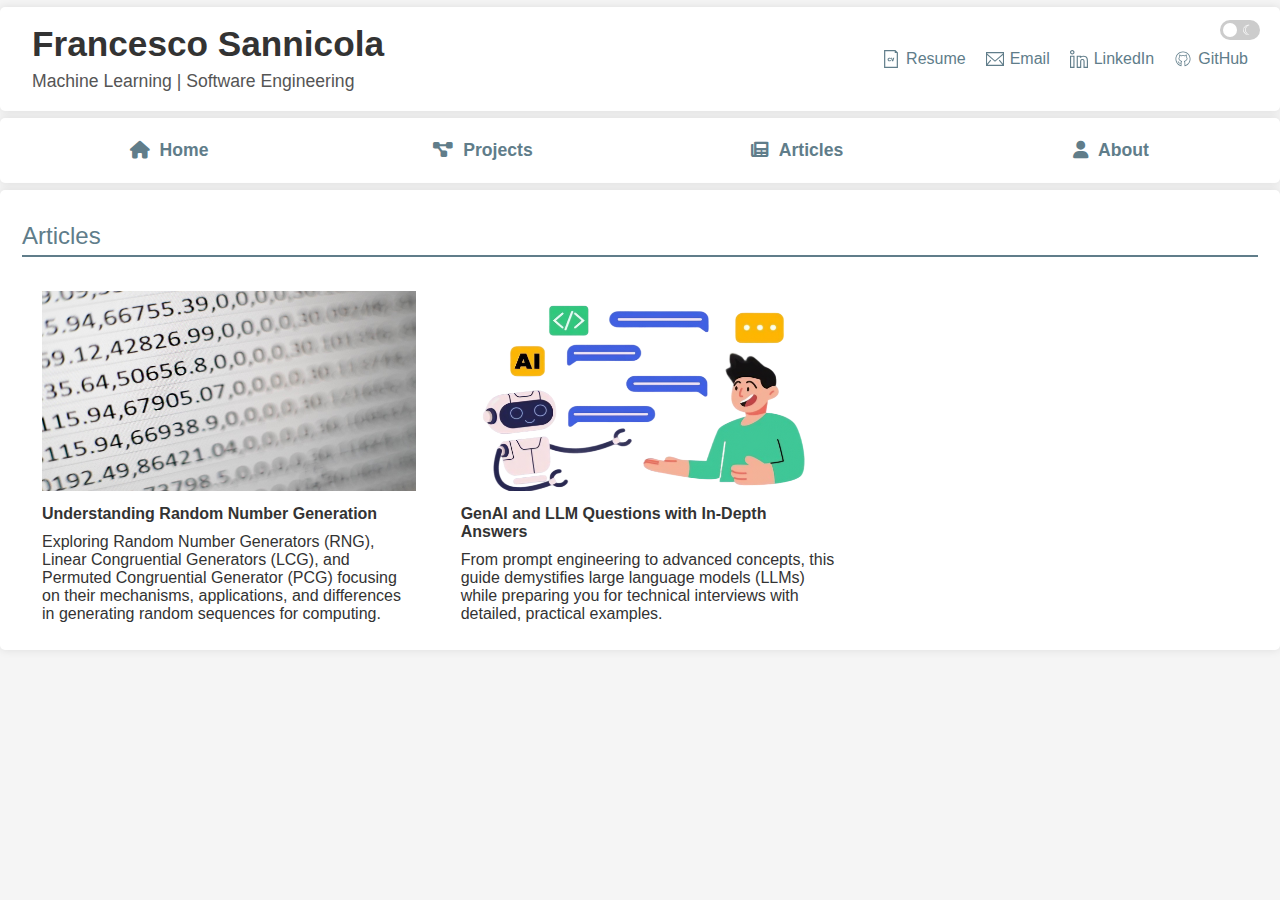
<file: articles/overview.html>
<!DOCTYPE html>
<html lang="en">
  <head>
    <meta charset="UTF-8" />
    <meta name="viewport" content="width=device-width, initial-scale=1.0" />
    <meta
      name="description"
      content="Francesco Sannicola Portfolio: software engineering and artificial intelligence."
    />
    <meta
      name="keywords"
      content="portfolio, machine learning, software, cloud, amazon web service, engineering"
    />
    <meta name="author" content="Francesco Sannicola" />
    <meta
      property="og:title"
      content="Francesco Sannicola - Machine Learning Engineer"
    />
    <meta
      property="og:description"
      content="Francesco Sannicola Portfolio: software engineering and artificial intelligence."
    />
    <meta property="og:url" content="https://www.francescosannicola.it" />
    <meta property="og:type" content="website" />
    <meta property="og:image" content="assets/francescosannicola.jpg" />
    <title>Francesco Sannicola - Articles</title>
    <link rel="icon" type="image/x-icon" href="../favicon.ico" />
    <link rel="stylesheet" type="text/css" href="../style.css" />
    <link
      href="https://cdnjs.cloudflare.com/ajax/libs/font-awesome/6.0.0-beta3/css/all.min.css"
      rel="stylesheet"
    />
  </head>
  <body>
    <div class="main-container">
      <div class="left-column">
        <header>
          <div class="header-left">
            <h1>Francesco Sannicola</h1>
            <h4 class="role">Machine Learning | Software Engineering</h4>
          </div>

          <div class="header-right">
            <div class="contact-info">
              <a href="resume.pdf" target="_blank" aria-label="View Resume">
                <svg
                  fill="#000000"
                  version="1.1"
                  id="Capa_1"
                  xmlns="http://www.w3.org/2000/svg"
                  xmlns:xlink="http://www.w3.org/1999/xlink"
                  width="18"
                  height="18"
                  viewBox="0 0 45.057 45.057"
                  xml:space="preserve"
                >
                  <title>Resume</title>
                  <g>
                    <g id="_x35_8_24_">
                      <g>
                        <path
                          d="M19.558,25.389c-0.067,0.176-0.155,0.328-0.264,0.455c-0.108,0.129-0.24,0.229-0.396,0.301
                                       c-0.156,0.072-0.347,0.107-0.57,0.107c-0.313,0-0.572-0.068-0.78-0.203c-0.208-0.137-0.374-0.316-0.498-0.541
                                       c-0.124-0.223-0.214-0.477-0.27-0.756c-0.057-0.279-0.084-0.564-0.084-0.852c0-0.289,0.027-0.572,0.084-0.853
                                       c0.056-0.281,0.146-0.533,0.27-0.756c0.124-0.225,0.29-0.404,0.498-0.541c0.208-0.137,0.468-0.203,0.78-0.203
                                       c0.271,0,0.494,0.051,0.666,0.154c0.172,0.105,0.31,0.225,0.414,0.361c0.104,0.137,0.176,0.273,0.216,0.414
                                       c0.04,0.139,0.068,0.25,0.084,0.33h2.568c-0.112-1.08-0.49-1.914-1.135-2.502c-0.644-0.588-1.558-0.887-2.741-0.895
                                       c-0.664,0-1.263,0.107-1.794,0.324c-0.532,0.215-0.988,0.52-1.368,0.912c-0.38,0.392-0.672,0.863-0.876,1.416
                                       c-0.204,0.551-0.307,1.165-0.307,1.836c0,0.631,0.097,1.223,0.288,1.77c0.192,0.549,0.475,1.021,0.847,1.422
                                       s0.825,0.717,1.361,0.949c0.536,0.23,1.152,0.348,1.849,0.348c0.624,0,1.18-0.105,1.668-0.312
                                       c0.487-0.209,0.897-0.482,1.229-0.822s0.584-0.723,0.756-1.146c0.172-0.422,0.259-0.852,0.259-1.283h-2.593
                                       C19.68,25.023,19.627,25.214,19.558,25.389z"
                        />
                        <polygon
                          points="26.62,24.812 26.596,24.812 25.192,19.616 22.528,19.616 25.084,28.184 28.036,28.184 30.713,19.616 28,19.616"
                        />
                        <path
                          d="M33.431,0H5.179v45.057h34.699V6.251L33.431,0z M36.878,42.056H8.179V3h23.706v4.76h4.992L36.878,42.056L36.878,42.056z"
                        />
                      </g>
                    </g>
                  </g>
                </svg>
                <span class="contact-label">Resume</span>
              </a>

              <a
                href="mailto:francescosannicola1997@gmail.com"
                aria-label="Send Email"
              >
                <svg
                  width="18"
                  height="21"
                  fill="#000000"
                  viewBox="0 0 1920 1920"
                  xmlns="http://www.w3.org/2000/svg"
                >
                  <title>Email</title>
                  <path
                    d="M0 1694.235h1920V226H0v1468.235ZM112.941 376.664V338.94H1807.06v37.723L960 1111.233l-847.059-734.57ZM1807.06 526.198v950.513l-351.134-438.89-88.32 70.475 378.353 472.998H174.042l378.353-472.998-88.32-70.475-351.134 438.89V526.198L960 1260.768l847.059-734.57Z"
                    fill-rule="evenodd"
                  />
                </svg>
                <span class="contact-label">Email</span>
              </a>

              <a
                href="https://www.linkedin.com/in/francesco-sannicola"
                target="_blank"
                aria-label="View LinkedIn Profile"
              >
                <svg
                  fill="#000000"
                  width="18"
                  height="18"
                  viewBox="0 0 1920 1920"
                  xmlns="http://www.w3.org/2000/svg"
                >
                  <title>LinkedIn</title>
                  <path
                    d="M1168 601.321v74.955c72.312-44.925 155.796-71.11 282.643-71.11 412.852 0 465.705 308.588 465.705 577.417v733.213L1438.991 1920v-701.261c0-117.718-42.162-140.06-120.12-140.06-74.114 0-120.12 23.423-120.12 140.06V1920l-483.604-4.204V601.32H1168Zm-687.52-.792v1318.918H0V600.53h480.48Zm-120.12 120.12H120.12v1078.678h240.24V720.65Zm687.52.792H835.267v1075.316l243.364 2.162v-580.18c0-226.427 150.51-260.18 240.24-260.18 109.55 0 240.24 45.165 240.24 260.18v580.18l237.117-2.162v-614.174c0-333.334-93.573-457.298-345.585-457.298-151.472 0-217.057 44.925-281.322 98.98l-16.696 14.173H1047.88V721.441ZM240.24 0c132.493 0 240.24 107.748 240.24 240.24 0 132.493-107.747 240.24-240.24 240.24C107.748 480.48 0 372.733 0 240.24 0 107.748 107.748 0 240.24 0Zm0 120.12c-66.186 0-120.12 53.934-120.12 120.12s53.934 120.12 120.12 120.12 120.12-53.934 120.12-120.12-53.934-120.12-120.12-120.12Z"
                    fill-rule="evenodd"
                  />
                </svg>
                <span class="contact-label">LinkedIn</span>
              </a>

              <a
                href="https://github.com/francesco-s"
                target="_blank"
                aria-label="View GitHub Profile"
              >
                <svg
                  xmlns="http://www.w3.org/2000/svg"
                  x="0px"
                  y="0px"
                  width="100"
                  height="100"
                  viewBox="0 0 24 24"
                >
                  <title>GitHub</title>
                  <path
                    d="M 12 1.9921875 C 6.4855957 1.9921875 2 6.4769321 2 12 C 2 16.599161 5.1205653 20.490345 9.3671875 21.642578 A 0.50005 0.50005 0 0 0 9.9980469 21.160156 L 9.9980469 17.583984 A 0.50005 0.50005 0 0 0 9.9980469 17.398438 L 9.9980469 17 C 9.9980469 16.463435 10.20474 15.989016 10.550781 15.621094 A 0.50005 0.50005 0 0 0 10.310547 14.794922 C 8.3191985 14.288505 7 12.945349 7 11.492188 C 7 10.73278 7.3615845 9.9960348 8.015625 9.3925781 A 0.50005 0.50005 0 0 0 8.1679688 8.9277344 C 8.066665 8.41934 8.082645 7.8782734 8.0742188 7.34375 C 8.6127591 7.5825374 9.1625862 7.7923277 9.640625 8.1757812 A 0.50005 0.50005 0 0 0 10.09375 8.265625 C 10.683558 8.0925899 11.325263 7.9921875 12 7.9921875 C 12.673669 7.9921875 13.314937 8.0917915 13.904297 8.265625 A 0.50005 0.50005 0 0 0 14.359375 8.1777344 C 14.837054 7.7945694 15.386932 7.5824899 15.925781 7.34375 C 15.916981 7.8785794 15.933881 8.4199143 15.832031 8.9277344 A 0.50005 0.50005 0 0 0 15.982422 9.3945312 C 16.637666 9.9982795 17.001953 10.733923 17.001953 11.494141 C 17.001953 12.945944 15.680991 14.28753 13.689453 14.794922 A 0.50005 0.50005 0 0 0 13.449219 15.623047 C 13.794633 15.990353 14.001953 16.464434 14.001953 17 L 13.998047 21.160156 A 0.50005 0.50005 0 0 0 14.630859 21.642578 C 18.878428 20.490372 22 16.599237 22 12 C 22 6.4769321 17.514404 1.9921875 12 1.9921875 z M 12 2.9921875 C 16.973596 2.9921875 21 7.0170679 21 12 C 21 15.899732 18.470363 19.145081 14.998047 20.388672 L 15.001953 17 C 15.001953 16.421513 14.688987 15.964437 14.404297 15.505859 C 16.432596 14.813419 18.001953 13.369173 18.001953 11.494141 C 18.001953 10.506223 17.528746 9.6094427 16.826172 8.8808594 C 16.963004 8.0965535 17.032667 7.2949738 16.970703 6.4570312 A 0.50005 0.50005 0 0 0 16.3125 6.0214844 C 15.491527 6.300863 14.703446 6.7215379 13.960938 7.2734375 C 13.34208 7.110241 12.692308 6.9921875 12 6.9921875 C 11.30618 6.9921875 10.656139 7.1108109 10.037109 7.2734375 C 9.2949426 6.7217093 8.5094793 6.2989123 7.6894531 6.0195312 A 0.50005 0.50005 0 0 0 7.0292969 6.4550781 C 6.9654142 7.294134 7.0380099 8.0939393 7.1738281 8.8769531 C 6.4709034 9.6061723 6 10.504427 6 11.492188 C 6 13.367279 7.5663139 14.813867 9.59375 15.505859 C 9.3112432 15.962509 9.0029789 16.419068 9 16.992188 L 7.5 16.992188 C 7.2241522 16.992188 7.0052524 16.845238 6.7363281 16.513672 C 6.4674039 16.182105 6.2065255 15.697988 5.9277344 15.234375 A 0.50005 0.50005 0 0 0 5.46875 14.988281 A 0.50005 0.50005 0 0 0 5.0722656 15.75 C 5.3304745 16.179387 5.5979086 16.697395 5.9589844 17.142578 C 6.3200601 17.587762 6.8328478 17.992188 7.5 17.992188 L 8.9980469 17.992188 L 8.9980469 20.388672 C 5.5278881 19.144471 3 15.898951 3 12 C 3 7.0170679 7.0264043 2.9921875 12 2.9921875 z"
                  ></path>
                </svg>
                <span class="contact-label">GitHub</span>
              </a>
            </div>
          </div>
          <div class="switch">
            <input type="checkbox" id="darkModeToggle" />
            <label for="darkModeToggle" class="switch-label">
              <span class="sun-icon">&#9728;</span>
              <!-- Sun icon (Light Mode) -->
              <span class="moon-icon">&#9790;</span>
              <!-- Moon icon (Dark Mode) -->
            </label>
          </div>
        </header>
      </div>
    </div>
    <div class="link-container">
      <div class="link-column">
        <a href="../index.html"> <i class="fas fa-home"></i>Home </a>
      </div>
      <div class="link-column">
        <a href="../projects/overview.html">
          <i class="fas fa-project-diagram"></i>Projects
        </a>
      </div>
      <div class="link-column">
        <!--<a href="https://d1jdvilibzz056.cloudfront.net/articles/">-->
        <a href="overview.html"> <i class="fas fa-newspaper"></i>Articles </a>
      </div>
      <div class="link-column">
        <a href="../about.html"> <i class="fas fa-user"></i>About </a>
      </div>
    </div>
    <!--<div class="info-container">
         <div class="info-column">
            <h3 class="accordion">About me<span class="arrow">&#9660;</span></h3>
            <p>
               A dynamic IT professional with a fervent interest in Machine Learning, I blend pragmatism with ambition to tackle complex challenges head-on. My insatiable curiosity drives continuous learning and innovation in the ever-evolving tech landscape. Outside the digital realm, I find inspiration in the pulsating rhythms of house music, which fuels my creativity. Complementing my professional pursuits, I practice bodybuilding, cultivating physical strength while honing mental discipline and resilience.
            </p>
         </div>
         <div class="info-column">
            <h3 class="accordion">Employment history<span class="arrow">&#9660;</span></h3>
            <ul>
               Currently, I am working as a Machine Learning Engineer at <strong>Links Management & Technology</strong>, where I am part of the Competence Center AI & IoT. There, I develop and optimize cutting-edge AI solutions, ensuring top performance and reliability. Here are some highlights:
               <li>Extracting ESG Insights from investment fund reports using GenAI.
               </li>
               <li>NLP-Powered Web Browsing Enhancement with voice and text interaction.
               </li>
               <li>Predictive Maintenance for Electric Vehicle Charging Stations.
               </li>
               <li>Predicting Loan Default by identifying critical factors of Non-Performing Loans.
               </li>
               Previously, at <strong>Deloitte</strong>'s Big Data and Insight Driven Organization, I created an ETL workflow with automated data visualization to track employee KPIs from survey data. This project significantly improved employee engagement, retention, and satisfaction. During my internship at <strong>Intesa Sanpaolo</strong> as an AI Engineer and System Administrator Intern, I developed a real-time time series forecasting and anomaly detection solution that evolved from basic statistics to recurrent networks and autoencoders. This empowered system engineers to quickly address potential infrastructure failures.	
            </ul>
         </div>
         <div class="info-column">
            <h3 class="accordion">Education<span class="arrow">&#9660;</span></h3>
            <ul>
               I obtained my <strong>Master’s degree in Computer Science</strong> with a specialization in Artificial Intelligence from the University of Turin, completing this advanced academic journey in April 2022. During my Master’s program, I focused on the Artificial Intelligence track, which encompassed a range of comprehensive courses such as "Neural Networks and Deep Learning", "Machine Learning", "Natural Language Technologies" and "Advanced Techniques and Architectures for Software Development".
               <br>
               Prior to my Master’s degree, I earned my <strong>Bachelor’s degree in Computer Science</strong> at the University of Bari, where I studied from October 2016 to December 2019. This foundational period of my academic career equipped me with essential knowledge and skills in computer science, setting a solid groundwork for my subsequent specialization in artificial intelligence.
            </ul>
         </div>
         <div class="info-column">
            <h3 class="accordion">Certifications<span class="arrow">&#9660;</span></h3>
            <ul>
               I am an <strong>AWS Certified Machine Learning - Specialty</strong> professional (<a href="https://www.credly.com/badges/ab41e8bd-32a3-49ce-a7a5-e3106f58beab/public_url" target="_blank">View Credentials</a>), having earned this certification from Amazon Web Services in April 2024. This achievement was preceded by completing the AWS Machine Learning – Specialty Certification Preparation course (<a href="https://certificates.cloudacademy.com/8997053f1d2091596d528402607d41ca312060fc.pdf" target="_blank">View Credentials</a>). During my internship at Intesa Sanpaolo, I leveraged the opportunity to gain hands-on experience with Google Cloud Platform (GCP) by obtaining two relevant certifications: "Google Cloud Fundamentals: Core Infrastructure" (<a href="https://www.coursera.org/account/accomplishments/verify/GCCEPUHES7UC" target="_blank">View Credentials</a>) and "Google Cloud Big Data and ML Fundamentals" (<a href="https://www.coursera.org/account/accomplishments/verify/KFC43YVQX5ZS" target="_blank">View Credentials</a>).
            </ul>
         </div>
      </div>-->
    <div class="projects-container">
      <div class="info-column">
        <h2>Articles</h2>
      </div>
      <div class="portfolio-grid-4">
        <div class="portfolio-item">
          <a href="understanding-random-number-generation.html">
            <img src="../assets/RNG.jpg" alt="RNG Image" />
            <strong>Understanding Random Number Generation</strong>
            Exploring Random Number Generators (RNG), Linear Congruential
            Generators (LCG), and Permuted Congruential Generator (PCG) focusing
            on their mechanisms, applications, and differences in generating
            random sequences for computing.
          </a>
        </div>
        <div class="portfolio-item">
          <a href="genai-llm-interview-questions.html">
            <img src="../assets/chabot-llm.png" alt="Chatbot Image" />
            <strong>GenAI and LLM Questions with In-Depth Answers</strong>
            From prompt engineering to advanced concepts, this guide demystifies
            large language models (LLMs) while preparing you for technical
            interviews with detailed, practical examples.
          </a>
        </div>
      </div>
    </div>
    <script>
      // Get stored dark mode state
      let isDarkMode = localStorage.getItem("darkMode") === "true";

      // Function to apply dark mode
      function applyDarkMode(dark) {
        const darkModeToggle = document.getElementById("darkModeToggle");
        const elements = [
          document.body,
          ...document.querySelectorAll(
            ".main-container, .info-container, .projects-container, .article-container, .link-container, .accordion, .code"
          ),
        ];

        // Update state
        isDarkMode = dark;
        localStorage.setItem("darkMode", dark);

        // Update UI
        elements.forEach((element) => {
          if (dark) {
            element.classList.add("dark-mode");
          } else {
            element.classList.remove("dark-mode");
          }
        });

        // Update toggle
        if (darkModeToggle) {
          darkModeToggle.checked = dark;
        }
      }

      // Initialize dark mode
      document.addEventListener("DOMContentLoaded", () => {
        const darkModeToggle = document.getElementById("darkModeToggle");

        // Apply initial state
        applyDarkMode(isDarkMode);

        // Handle toggle changes
        darkModeToggle.addEventListener("change", (e) => {
          applyDarkMode(e.target.checked);
        });
      });

      // Apply dark mode immediately if needed
      if (isDarkMode) {
        applyDarkMode(true);
      }
    </script>
  </body>
</html>
</file>
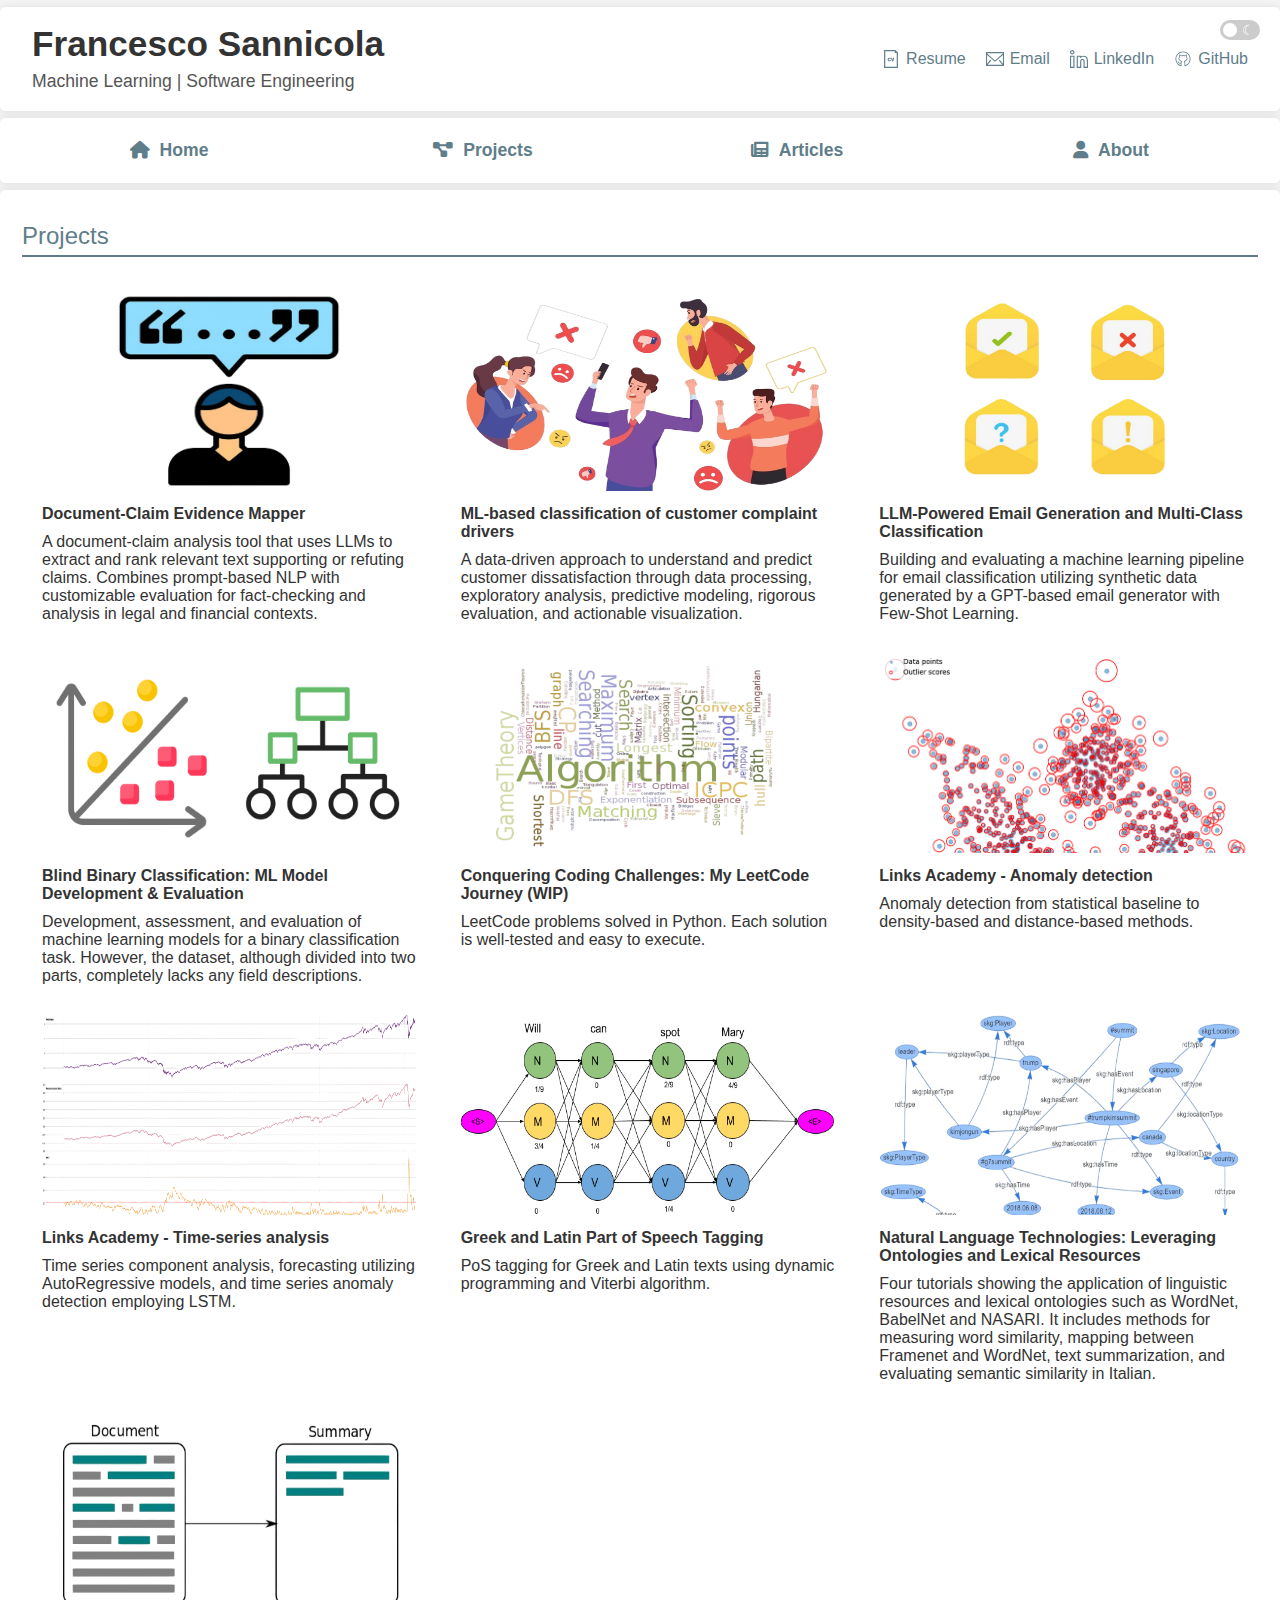
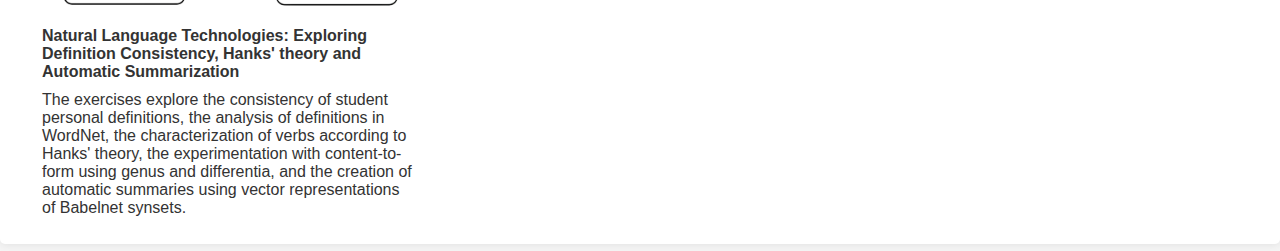
<file: projects/overview.html>
<!DOCTYPE html>
<html lang="en">
  <head>
    <meta charset="UTF-8" />
    <meta name="viewport" content="width=device-width, initial-scale=1.0" />
    <meta
      name="description"
      content="Francesco Sannicola Portfolio: software engineering and artificial intelligence."
    />
    <meta
      name="keywords"
      content="portfolio, machine learning, software, cloud, amazon web service, engineering"
    />
    <meta name="author" content="Francesco Sannicola" />
    <meta
      property="og:title"
      content="Francesco Sannicola - Machine Learning Engineer"
    />
    <meta
      property="og:description"
      content="Francesco Sannicola Portfolio: software engineering and artificial intelligence."
    />
    <meta property="og:url" content="https://www.francescosannicola.it" />
    <meta property="og:type" content="website" />
    <meta property="og:image" content="assets/francescosannicola.jpg" />
    <title>Francesco Sannicola - Projects</title>
    <link rel="icon" type="image/x-icon" href="../favicon.ico" />
    <link rel="stylesheet" type="text/css" href="../style.css" />
    <link
      href="https://cdnjs.cloudflare.com/ajax/libs/font-awesome/6.0.0-beta3/css/all.min.css"
      rel="stylesheet"
    />
  </head>
  <body>
    <div class="main-container">
      <div class="left-column">
        <header>
          <div class="header-left">
            <h1>Francesco Sannicola</h1>
            <h4 class="role">Machine Learning | Software Engineering</h4>
          </div>

          <div class="header-right">
            <div class="contact-info">
              <a href="resume.pdf" target="_blank" aria-label="View Resume">
                <svg
                  fill="#000000"
                  version="1.1"
                  id="Capa_1"
                  xmlns="http://www.w3.org/2000/svg"
                  xmlns:xlink="http://www.w3.org/1999/xlink"
                  width="18"
                  height="18"
                  viewBox="0 0 45.057 45.057"
                  xml:space="preserve"
                >
                  <title>Resume</title>
                  <g>
                    <g id="_x35_8_24_">
                      <g>
                        <path
                          d="M19.558,25.389c-0.067,0.176-0.155,0.328-0.264,0.455c-0.108,0.129-0.24,0.229-0.396,0.301
                                       c-0.156,0.072-0.347,0.107-0.57,0.107c-0.313,0-0.572-0.068-0.78-0.203c-0.208-0.137-0.374-0.316-0.498-0.541
                                       c-0.124-0.223-0.214-0.477-0.27-0.756c-0.057-0.279-0.084-0.564-0.084-0.852c0-0.289,0.027-0.572,0.084-0.853
                                       c0.056-0.281,0.146-0.533,0.27-0.756c0.124-0.225,0.29-0.404,0.498-0.541c0.208-0.137,0.468-0.203,0.78-0.203
                                       c0.271,0,0.494,0.051,0.666,0.154c0.172,0.105,0.31,0.225,0.414,0.361c0.104,0.137,0.176,0.273,0.216,0.414
                                       c0.04,0.139,0.068,0.25,0.084,0.33h2.568c-0.112-1.08-0.49-1.914-1.135-2.502c-0.644-0.588-1.558-0.887-2.741-0.895
                                       c-0.664,0-1.263,0.107-1.794,0.324c-0.532,0.215-0.988,0.52-1.368,0.912c-0.38,0.392-0.672,0.863-0.876,1.416
                                       c-0.204,0.551-0.307,1.165-0.307,1.836c0,0.631,0.097,1.223,0.288,1.77c0.192,0.549,0.475,1.021,0.847,1.422
                                       s0.825,0.717,1.361,0.949c0.536,0.23,1.152,0.348,1.849,0.348c0.624,0,1.18-0.105,1.668-0.312
                                       c0.487-0.209,0.897-0.482,1.229-0.822s0.584-0.723,0.756-1.146c0.172-0.422,0.259-0.852,0.259-1.283h-2.593
                                       C19.68,25.023,19.627,25.214,19.558,25.389z"
                        />
                        <polygon
                          points="26.62,24.812 26.596,24.812 25.192,19.616 22.528,19.616 25.084,28.184 28.036,28.184 30.713,19.616 28,19.616"
                        />
                        <path
                          d="M33.431,0H5.179v45.057h34.699V6.251L33.431,0z M36.878,42.056H8.179V3h23.706v4.76h4.992L36.878,42.056L36.878,42.056z"
                        />
                      </g>
                    </g>
                  </g>
                </svg>
                <span class="contact-label">Resume</span>
              </a>

              <a
                href="mailto:francescosannicola1997@gmail.com"
                aria-label="Send Email"
              >
                <svg
                  width="18"
                  height="21"
                  fill="#000000"
                  viewBox="0 0 1920 1920"
                  xmlns="http://www.w3.org/2000/svg"
                >
                  <title>Email</title>
                  <path
                    d="M0 1694.235h1920V226H0v1468.235ZM112.941 376.664V338.94H1807.06v37.723L960 1111.233l-847.059-734.57ZM1807.06 526.198v950.513l-351.134-438.89-88.32 70.475 378.353 472.998H174.042l378.353-472.998-88.32-70.475-351.134 438.89V526.198L960 1260.768l847.059-734.57Z"
                    fill-rule="evenodd"
                  />
                </svg>
                <span class="contact-label">Email</span>
              </a>

              <a
                href="https://www.linkedin.com/in/francesco-sannicola"
                target="_blank"
                aria-label="View LinkedIn Profile"
              >
                <svg
                  fill="#000000"
                  width="18"
                  height="18"
                  viewBox="0 0 1920 1920"
                  xmlns="http://www.w3.org/2000/svg"
                >
                  <title>LinkedIn</title>
                  <path
                    d="M1168 601.321v74.955c72.312-44.925 155.796-71.11 282.643-71.11 412.852 0 465.705 308.588 465.705 577.417v733.213L1438.991 1920v-701.261c0-117.718-42.162-140.06-120.12-140.06-74.114 0-120.12 23.423-120.12 140.06V1920l-483.604-4.204V601.32H1168Zm-687.52-.792v1318.918H0V600.53h480.48Zm-120.12 120.12H120.12v1078.678h240.24V720.65Zm687.52.792H835.267v1075.316l243.364 2.162v-580.18c0-226.427 150.51-260.18 240.24-260.18 109.55 0 240.24 45.165 240.24 260.18v580.18l237.117-2.162v-614.174c0-333.334-93.573-457.298-345.585-457.298-151.472 0-217.057 44.925-281.322 98.98l-16.696 14.173H1047.88V721.441ZM240.24 0c132.493 0 240.24 107.748 240.24 240.24 0 132.493-107.747 240.24-240.24 240.24C107.748 480.48 0 372.733 0 240.24 0 107.748 107.748 0 240.24 0Zm0 120.12c-66.186 0-120.12 53.934-120.12 120.12s53.934 120.12 120.12 120.12 120.12-53.934 120.12-120.12-53.934-120.12-120.12-120.12Z"
                    fill-rule="evenodd"
                  />
                </svg>
                <span class="contact-label">LinkedIn</span>
              </a>

              <a
                href="https://github.com/francesco-s"
                target="_blank"
                aria-label="View GitHub Profile"
              >
                <svg
                  xmlns="http://www.w3.org/2000/svg"
                  x="0px"
                  y="0px"
                  width="100"
                  height="100"
                  viewBox="0 0 24 24"
                >
                  <title>GitHub</title>
                  <path
                    d="M 12 1.9921875 C 6.4855957 1.9921875 2 6.4769321 2 12 C 2 16.599161 5.1205653 20.490345 9.3671875 21.642578 A 0.50005 0.50005 0 0 0 9.9980469 21.160156 L 9.9980469 17.583984 A 0.50005 0.50005 0 0 0 9.9980469 17.398438 L 9.9980469 17 C 9.9980469 16.463435 10.20474 15.989016 10.550781 15.621094 A 0.50005 0.50005 0 0 0 10.310547 14.794922 C 8.3191985 14.288505 7 12.945349 7 11.492188 C 7 10.73278 7.3615845 9.9960348 8.015625 9.3925781 A 0.50005 0.50005 0 0 0 8.1679688 8.9277344 C 8.066665 8.41934 8.082645 7.8782734 8.0742188 7.34375 C 8.6127591 7.5825374 9.1625862 7.7923277 9.640625 8.1757812 A 0.50005 0.50005 0 0 0 10.09375 8.265625 C 10.683558 8.0925899 11.325263 7.9921875 12 7.9921875 C 12.673669 7.9921875 13.314937 8.0917915 13.904297 8.265625 A 0.50005 0.50005 0 0 0 14.359375 8.1777344 C 14.837054 7.7945694 15.386932 7.5824899 15.925781 7.34375 C 15.916981 7.8785794 15.933881 8.4199143 15.832031 8.9277344 A 0.50005 0.50005 0 0 0 15.982422 9.3945312 C 16.637666 9.9982795 17.001953 10.733923 17.001953 11.494141 C 17.001953 12.945944 15.680991 14.28753 13.689453 14.794922 A 0.50005 0.50005 0 0 0 13.449219 15.623047 C 13.794633 15.990353 14.001953 16.464434 14.001953 17 L 13.998047 21.160156 A 0.50005 0.50005 0 0 0 14.630859 21.642578 C 18.878428 20.490372 22 16.599237 22 12 C 22 6.4769321 17.514404 1.9921875 12 1.9921875 z M 12 2.9921875 C 16.973596 2.9921875 21 7.0170679 21 12 C 21 15.899732 18.470363 19.145081 14.998047 20.388672 L 15.001953 17 C 15.001953 16.421513 14.688987 15.964437 14.404297 15.505859 C 16.432596 14.813419 18.001953 13.369173 18.001953 11.494141 C 18.001953 10.506223 17.528746 9.6094427 16.826172 8.8808594 C 16.963004 8.0965535 17.032667 7.2949738 16.970703 6.4570312 A 0.50005 0.50005 0 0 0 16.3125 6.0214844 C 15.491527 6.300863 14.703446 6.7215379 13.960938 7.2734375 C 13.34208 7.110241 12.692308 6.9921875 12 6.9921875 C 11.30618 6.9921875 10.656139 7.1108109 10.037109 7.2734375 C 9.2949426 6.7217093 8.5094793 6.2989123 7.6894531 6.0195312 A 0.50005 0.50005 0 0 0 7.0292969 6.4550781 C 6.9654142 7.294134 7.0380099 8.0939393 7.1738281 8.8769531 C 6.4709034 9.6061723 6 10.504427 6 11.492188 C 6 13.367279 7.5663139 14.813867 9.59375 15.505859 C 9.3112432 15.962509 9.0029789 16.419068 9 16.992188 L 7.5 16.992188 C 7.2241522 16.992188 7.0052524 16.845238 6.7363281 16.513672 C 6.4674039 16.182105 6.2065255 15.697988 5.9277344 15.234375 A 0.50005 0.50005 0 0 0 5.46875 14.988281 A 0.50005 0.50005 0 0 0 5.0722656 15.75 C 5.3304745 16.179387 5.5979086 16.697395 5.9589844 17.142578 C 6.3200601 17.587762 6.8328478 17.992188 7.5 17.992188 L 8.9980469 17.992188 L 8.9980469 20.388672 C 5.5278881 19.144471 3 15.898951 3 12 C 3 7.0170679 7.0264043 2.9921875 12 2.9921875 z"
                  ></path>
                </svg>
                <span class="contact-label">GitHub</span>
              </a>
            </div>
          </div>
          <div class="switch">
            <input type="checkbox" id="darkModeToggle" />
            <label for="darkModeToggle" class="switch-label">
              <span class="sun-icon">&#9728;</span>
              <!-- Sun icon (Light Mode) -->
              <span class="moon-icon">&#9790;</span>
              <!-- Moon icon (Dark Mode) -->
            </label>
          </div>
        </header>
      </div>
    </div>
    <div class="link-container">
      <div class="link-column">
        <a href="../index.html"> <i class="fas fa-home"></i>Home </a>
      </div>
      <div class="link-column">
        <a href="overview.html">
          <i class="fas fa-project-diagram"></i>Projects
        </a>
      </div>
      <div class="link-column">
        <!--<a href="https://d1jdvilibzz056.cloudfront.net/articles/">-->
        <a href="../articles/overview.html">
          <i class="fas fa-newspaper"></i>Articles
        </a>
      </div>
      <div class="link-column">
        <a href="../about.html"> <i class="fas fa-user"></i>About </a>
      </div>
    </div>
    <!--<div class="info-container">
         <div class="info-column">
            <h3 class="accordion">About me<span class="arrow">&#9660;</span></h3>
            <p>
               A dynamic IT professional with a fervent interest in Machine Learning, I blend pragmatism with ambition to tackle complex challenges head-on. My insatiable curiosity drives continuous learning and innovation in the ever-evolving tech landscape. Outside the digital realm, I find inspiration in the pulsating rhythms of house music, which fuels my creativity. Complementing my professional pursuits, I practice bodybuilding, cultivating physical strength while honing mental discipline and resilience.
            </p>
         </div>
         <div class="info-column">
            <h3 class="accordion">Employment history<span class="arrow">&#9660;</span></h3>
            <ul>
               Currently, I am working as a Machine Learning Engineer at <strong>Links Management & Technology</strong>, where I am part of the Competence Center AI & IoT. There, I develop and optimize cutting-edge AI solutions, ensuring top performance and reliability. Here are some highlights:
               <li>Extracting ESG Insights from investment fund reports using GenAI.
               </li>
               <li>NLP-Powered Web Browsing Enhancement with voice and text interaction.
               </li>
               <li>Predictive Maintenance for Electric Vehicle Charging Stations.
               </li>
               <li>Predicting Loan Default by identifying critical factors of Non-Performing Loans.
               </li>
               Previously, at <strong>Deloitte</strong>'s Big Data and Insight Driven Organization, I created an ETL workflow with automated data visualization to track employee KPIs from survey data. This project significantly improved employee engagement, retention, and satisfaction. During my internship at <strong>Intesa Sanpaolo</strong> as an AI Engineer and System Administrator Intern, I developed a real-time time series forecasting and anomaly detection solution that evolved from basic statistics to recurrent networks and autoencoders. This empowered system engineers to quickly address potential infrastructure failures.	
            </ul>
         </div>
         <div class="info-column">
            <h3 class="accordion">Education<span class="arrow">&#9660;</span></h3>
            <ul>
               I obtained my <strong>Master’s degree in Computer Science</strong> with a specialization in Artificial Intelligence from the University of Turin, completing this advanced academic journey in April 2022. During my Master’s program, I focused on the Artificial Intelligence track, which encompassed a range of comprehensive courses such as "Neural Networks and Deep Learning", "Machine Learning", "Natural Language Technologies" and "Advanced Techniques and Architectures for Software Development".
               <br>
               Prior to my Master’s degree, I earned my <strong>Bachelor’s degree in Computer Science</strong> at the University of Bari, where I studied from October 2016 to December 2019. This foundational period of my academic career equipped me with essential knowledge and skills in computer science, setting a solid groundwork for my subsequent specialization in artificial intelligence.
            </ul>
         </div>
         <div class="info-column">
            <h3 class="accordion">Certifications<span class="arrow">&#9660;</span></h3>
            <ul>
               I am an <strong>AWS Certified Machine Learning - Specialty</strong> professional (<a href="https://www.credly.com/badges/ab41e8bd-32a3-49ce-a7a5-e3106f58beab/public_url" target="_blank">View Credentials</a>), having earned this certification from Amazon Web Services in April 2024. This achievement was preceded by completing the AWS Machine Learning – Specialty Certification Preparation course (<a href="https://certificates.cloudacademy.com/8997053f1d2091596d528402607d41ca312060fc.pdf" target="_blank">View Credentials</a>). During my internship at Intesa Sanpaolo, I leveraged the opportunity to gain hands-on experience with Google Cloud Platform (GCP) by obtaining two relevant certifications: "Google Cloud Fundamentals: Core Infrastructure" (<a href="https://www.coursera.org/account/accomplishments/verify/GCCEPUHES7UC" target="_blank">View Credentials</a>) and "Google Cloud Big Data and ML Fundamentals" (<a href="https://www.coursera.org/account/accomplishments/verify/KFC43YVQX5ZS" target="_blank">View Credentials</a>).
            </ul>
         </div>
      </div>-->
    <div class="projects-container">
      <div class="info-column">
        <h2>Projects</h2>
      </div>
      <div class="portfolio-grid-4">
        <div class="portfolio-item">
          <a
            href="https://github.com/francesco-s/document-claim-mapping"
            target="_blank"
          >
            <img
              src="../assets/citations-mapping.png"
              alt="Citations mapping Image"
            />
            <strong>Document-Claim Evidence Mapper</strong>
            A document-claim analysis tool that uses LLMs to extract and rank
            relevant text supporting or refuting claims. Combines prompt-based
            NLP with customizable evaluation for fact-checking and analysis in
            legal and financial contexts. <br />
          </a>
        </div>
        <div class="portfolio-item">
          <a
            href="https://github.com/francesco-s/dissatisfaction-analysis"
            target="_blank"
          >
            <img
              src="../assets/dissatisfaction.png"
              alt="Dissatisfaction Image"
            />
            <strong
              >ML-based classification of customer complaint drivers</strong
            >
            A data-driven approach to understand and predict customer
            dissatisfaction through data processing, exploratory analysis,
            predictive modeling, rigorous evaluation, and actionable
            visualization.<br />
          </a>
        </div>

        <div class="portfolio-item">
          <a
            href="https://github.com/francesco-s/synthetic-email-generation-and-classification"
            target="_blank"
          >
            <img src="../assets/emails.png" alt="Emails Image" />
            <strong
              >LLM-Powered Email Generation and Multi-Class
              Classification</strong
            >
            Building and evaluating a machine learning pipeline for email
            classification utilizing synthetic data generated by a GPT-based
            email generator with Few-Shot Learning.<br />
          </a>
        </div>
        <div class="portfolio-item">
          <a
            href="https://github.com/francesco-s/blind-binary-classification"
            target="_blank"
          >
            <img
              src="../assets/classification.png"
              alt="Blid binary classification Image"
            />
            <strong
              >Blind Binary Classification: ML Model Development &
              Evaluation</strong
            >
            Development, assessment, and evaluation of machine learning models
            for a binary classification task. However, the dataset, although
            divided into two parts, completely lacks any field descriptions.
          </a>
        </div>
        <div class="portfolio-item">
          <a href="https://github.com/francesco-s/leetcodes" target="_blank">
            <img
              src="../assets/competitiveProgramming.png"
              alt="Competitive Programming Image"
            />
            <strong
              >Conquering Coding Challenges: My LeetCode Journey (WIP)</strong
            >
            LeetCode problems solved in Python. Each solution is well-tested and
            easy to execute.
          </a>
        </div>
        <div class="portfolio-item">
          <a
            href="https://github.com/francesco-s/Links-Academy---Anomaly-Detection-Time-series-analysis/tree/main/Anomaly%20detection"
            target="_blank"
          >
            <img
              src="../assets/anomalydetection.png"
              alt="Anomaly Detection Image"
            />
            <strong>Links Academy - Anomaly detection</strong>
            Anomaly detection from statistical baseline to density-based and
            distance-based methods.
          </a>
        </div>
        <div class="portfolio-item">
          <a
            href="https://github.com/francesco-s/Links-Academy---Anomaly-Detection-Time-series-analysis/tree/main/Time%20series%20analysis"
            target="_blank"
          >
            <img src="../assets/timeseries.png" alt="Timeseries Image" />
            <strong>Links Academy - Time-series analysis</strong>
            Time series component analysis, forecasting utilizing AutoRegressive
            models, and time series anomaly detection employing LSTM.
          </a>
        </div>
        <div class="portfolio-item">
          <a
            href="https://github.com/francesco-s/NLP--Greek-Latin-PoSTagger"
            target="_blank"
          >
            <img src="../assets/pos.png" alt="PoS tagger Image" />
            <strong>Greek and Latin Part of Speech Tagging</strong>
            PoS tagging for Greek and Latin texts using dynamic programming and
            Viterbi algorithm.
          </a>
        </div>
        <div class="portfolio-item">
          <a
            href="https://github.com/francesco-s/NLP--Use-of-ontologies-lexical-resources"
            target="_blank"
          >
            <img src="../assets/kg.png" alt="Knowledge graph Image" />
            <strong
              >Natural Language Technologies: Leveraging Ontologies and Lexical
              Resources</strong
            >
            Four tutorials showing the application of linguistic resources and
            lexical ontologies such as WordNet, BabelNet and NASARI. It includes
            methods for measuring word similarity, mapping between Framenet and
            WordNet, text summarization, and evaluating semantic similarity in
            Italian.
          </a>
        </div>
        <div class="portfolio-item">
          <a
            href="https://github.com/francesco-s/NLP--definitions_consistency-wordnet_patterns-Hanks_theory-content_to_form-summarization"
            target="_blank"
          >
            <img src="../assets/summ.png" alt="Summarization Image" />
            <strong
              >Natural Language Technologies: Exploring Definition Consistency,
              Hanks' theory and Automatic Summarization</strong
            >
            The exercises explore the consistency of student personal
            definitions, the analysis of definitions in WordNet, the
            characterization of verbs according to Hanks' theory, the
            experimentation with content-to-form using genus and differentia,
            and the creation of automatic summaries using vector representations
            of Babelnet synsets.
          </a>
        </div>
      </div>
    </div>
    <script>
      // Get stored dark mode state
      let isDarkMode = localStorage.getItem("darkMode") === "true";

      // Function to apply dark mode
      function applyDarkMode(dark) {
        const darkModeToggle = document.getElementById("darkModeToggle");
        const elements = [
          document.body,
          ...document.querySelectorAll(
            ".main-container, .info-container, .projects-container, .article-container, .link-container, .accordion"
          ),
        ];

        // Update state
        isDarkMode = dark;
        localStorage.setItem("darkMode", dark);

        // Update UI
        elements.forEach((element) => {
          if (dark) {
            element.classList.add("dark-mode");
          } else {
            element.classList.remove("dark-mode");
          }
        });

        // Update toggle
        if (darkModeToggle) {
          darkModeToggle.checked = dark;
        }
      }

      // Initialize dark mode
      document.addEventListener("DOMContentLoaded", () => {
        const darkModeToggle = document.getElementById("darkModeToggle");

        // Apply initial state
        applyDarkMode(isDarkMode);

        // Handle toggle changes
        darkModeToggle.addEventListener("change", (e) => {
          applyDarkMode(e.target.checked);
        });
      });

      // Apply dark mode immediately if needed
      if (isDarkMode) {
        applyDarkMode(true);
      }
    </script>
  </body>
</html>
</file>
<file: style.css>
/* Base Styles */
body {
  font-family: Arial, sans-serif;
  margin: 0;
  padding: 0;
  background-color: #f5f5f5;
  color: #333;
}

/* Typography */
h1,
h2,
h3,
h4 {
  color: rgb(96, 125, 138);
}

h2,
h3 {
  border-bottom: 2px solid rgb(96, 125, 138);
  padding-bottom: 5px;
  font-weight: normal;
}

h4 {
  font-weight: normal;
}

p {
  margin-bottom: 1.2em;
  line-height: 1.5;
}

/* Header Styles */
header {
  background-color: transparent;
  color: #fff;
  padding: 0px 0;
  display: flex;
  justify-content: space-between;
  align-items: center;
  position: relative;
  width: 100%;
  flex-wrap: wrap;
  padding-top: 0px;
  position: relative;
}

.header-left {
  text-align: left;
  margin-bottom: 5px;
  margin-top: 5px;
  flex: 2;
}

.header-right {
  display: flex;
  align-items: center;
  justify-content: flex-end;
  gap: 10px;
  margin-right: 20px;
  flex: 1;
}

header h1 {
  font-size: 2.2rem;
  color: #333;
  margin: 0 0 5px 0;
  padding: 0;
  margin-left: 20px;
  font-weight: bold;
}

.profile {
  width: 135px;
  height: 135px;
  border-radius: 50%;
  margin-right: 40px;
}

.role {
  color: #555;
  margin: 0;
  text-align: left;
  font-weight: normal;
  font-size: 1.1rem; /* Adjust size as needed */
  line-height: 1.4; /* Adjust line height if needed */
  margin-left: 20px;
}

/* Contact Information */
.contact-info {
  display: grid;
  grid-template-columns: repeat(4, auto);
  gap: 20px;
  color: #333;
  justify-content: end;
  align-items: center;
  width: auto;
}

.contact-info a {
  display: flex;
  align-items: center;
  text-decoration: none;
  color: inherit;
  gap: 6px;
  transition: transform 0.2s ease;
  justify-content: flex-start;
  white-space: nowrap;
  color: rgb(96, 125, 138); /* Same color as links in light mode */
  transition: color 0.2s ease;
}

.contact-info a .icon {
  width: 20px;
  height: 20px;
  margin-right: 10px;
}

.contact-info a:hover .contact-label {
  color: #000000; /* Same hover color as links in light mode */
}

.contact-info a svg {
  fill: rgb(96, 125, 138);
  transition: fill 0.2s ease;
  width: 18px;
  height: 18px;
  min-width: 18px;
  vertical-align: middle;
}

.contact-info a:hover .contact-label {
  color: #000;
}

.contact-info a:hover svg {
  fill: #000000;
}

.contact-info a[aria-label="GitHub"] svg {
  width: 20px;
  height: 20px;
  min-width: 20px;
}

.contact-label {
  font-size: 1rem;
  white-space: nowrap;
}

/* Container Styles */
.main-container,
.info-container,
.link-container,
.projects-container,
.portfolio-container,
.article-container {
  max-width: 1500px;
  margin: 7px auto;
  padding: 12px;
  background-color: #fff;
  border-radius: 5px;
  box-shadow: 0 0 10px rgba(0, 0, 0, 0.1);
}

/* Info Columns */
.info-container {
  display: flex;
  flex-wrap: wrap;
  justify-content: space-between;
}

.info-column {
  flex: 1;
  margin: 10px;
}

.left-column,
.right-column {
  flex: 1;
  min-width: 300px;
  padding: 0px;
}

/* Link Container */
.link-container {
  display: flex;
  flex-wrap: wrap;
  justify-content: space-between;
}

.link-column {
  flex: 1;
  margin: 0px;
  text-align: center;
}

.link-column a {
  display: inline-block;
  padding: 10px 20px;
  font-size: 1.1em;
  font-weight: bold;
  text-decoration: none;
}

.link-container a i {
  margin-right: 10px;
}

/* Lists */
ul,
ol {
  padding: 0;
}

ul li {
  list-style-type: disc;
  margin-top: 5px;
  margin-bottom: 5px;
  margin-left: 15px;
}

ol {
  list-style-type: disc;
  margin-top: 5px;
  margin-bottom: 5px;
  margin-left: 15px;
}

/* Accordion Styles */
.accordion {
  position: relative;
  font-size: 16px;
}

.accordion.active .arrow {
  transform: rotate(180deg);
  transition: transform 0.3s ease;
}

.arrow {
  display: inline-block;
  position: absolute;
  right: 0;
  font-size: 0.65em;
}

/* Project Styles */
.project-columns {
  display: flex;
  flex-wrap: wrap;
}

.project-column {
  flex-basis: calc(25% - 5px);
  padding: 2px;
  box-sizing: border-box;
}

.project-column ul {
  list-style-type: none;
  margin: 0;
}

.project-column ul li {
  margin-bottom: 30px;
  display: flex;
  padding: 10px;
  flex-direction: column;
  align-items: left;
  text-align: left;
}

.project-column img {
  width: 100%;
  height: 200px;
  margin-bottom: 0px;
}

.project-column strong {
  font-size: 1.1em;
}

.project-column ul li a {
  display: block;
  text-decoration: none;
  color: inherit;
}

.project-column ul li:hover {
  background-color: #ccd4d8;
  transition: all 0.3s ease;
  z-index: 1;
  border-radius: 5px;
}

/* Article Container */
.article-container h1,
.article-container h2,
.article-container h3,
.article-container h4,
.article-container p,
.article-container li,
.article-container table,
.article-container ul {
  margin-left: 20px;
  margin-right: 20px;
}

/* Responsive Elements */
.responsive-math {
  display: block;
  overflow-x: auto;
  white-space: nowrap;
  text-align: left;
  font-size: 1rem;
  margin: 1em 0;
  padding: 0.5em;
  box-sizing: border-box;
}

.responsive-table-container {
  display: block;
  overflow-x: auto;
  white-space: wrap;
  margin: 1em 0;
  box-sizing: border-box;
}

.responsive-code-container {
  display: block;
  overflow-x: auto;
  white-space: nowrap;
  margin: 1em 0;
  box-sizing: border-box;
}

.responsive-img,
svg {
  max-width: 100%;
  height: auto;
  display: block;
  margin: 0 auto;
}

/* Table Styles */
table {
  border-collapse: collapse;
  width: 90%;
}

th,
td {
  border: 1px solid #ddd;
  padding: 8px;
  text-align: left;
  font-size: 1rem;
}

/* Portfolio Styles */
.portfolio-sections {
  display: flex;
  gap: 20px;
  margin-left: 0px;
}

.portfolio-sections h2 {
  margin-left: 10px;
  margin-right: 10px;
}

.section-column {
  flex: 0 0 calc(50% - 10px);
  display: flex;
  flex-direction: column;
}

.portfolio-grid {
  display: grid;
  grid-template-columns: repeat(2, 1fr);
}

.portfolio-grid-4 {
  display: grid;
  grid-template-columns: repeat(4, 1fr);
}

.portfolio-item,
.article-column {
  margin-bottom: 0px;
  display: flex;
  padding: 10px;
  flex-direction: column;
  align-items: left;
  text-align: left;
  margin-left: 15px;
}

.portfolio-item a:hover,
.article-column a:hover {
  background-color: #ccd4d8;
  transition: all 0.3s ease;
  z-index: 1;
  border-radius: 5px;
}

.portfolio-item img,
.article-column img {
  width: 100%;
  height: 200px;
  margin-bottom: 0px;
}

.portfolio-item a,
.article-column a {
  text-decoration: none;
  color: inherit;
  padding: 5px;
}

.portfolio-item strong,
.article-column strong {
  display: block;
  margin: 10px 0;
}

.portfolio-item p,
.article-column p {
  margin: 10px 0 0;
  color: #666;
}

/* View All Button */
.view-all-container {
  display: flex;
  justify-content: center;
  margin-top: auto;
  padding-top: 30px;
}

.view-all-btn {
  padding: 10px 24px;
  color: rgb(96, 125, 138);
  text-decoration: none;
  border-radius: 4px;
  transition: background-color 0.3s ease;
  text-align: center;
  font-size: 1em;
  font-weight: bold;
}

.view-all-btn i {
  margin-left: 8px;
  font-size: 0.9em;
}

/* Last Updated Section */
.last-updated {
  font-size: 14px;
  color: #666;
  margin-bottom: 30px;
  display: flex;
  align-items: center;
  justify-content: flex-end;
  margin-right: 20px;
}

.last-updated-label {
  margin-right: 5px;
  font-weight: 500;
}

.last-updated time {
  font-style: italic;
}

/* Sticky Header */
#sticky-header {
  position: sticky;
  top: 0;
  z-index: 2000;
  background-color: #f5f5f5;
}

/* Back to Top Button */
#backToTopButton {
  position: fixed;
  bottom: 20px;
  right: 20px;
  display: none;
  z-index: 1000;
  padding: 10px 15px;
  background-color: #333;
  color: #fff;
  border: none;
  border-radius: 20px;
  cursor: pointer;
  transition: background-color 0.3s ease;
  font-size: 1.2em;
}

#backToTopButton:hover {
  background-color: #555;
}

/* Link Styles */
body a {
  color: rgb(96, 125, 138);
}

body a:hover {
  color: #000000;
}

/* SVG Styles */
svg {
  fill: rgb(96, 125, 138);
}

svg:hover {
  fill: rgb(0, 0, 0);
}

/* Dark Mode Toggle */
.switch {
  position: fixed;
  top: 20px;
  right: 20px;
  /* margin: 0; */
  /* z-index: 100; */
}

.switch input {
  display: none;
}

.switch-label {
  background-color: #ccc;
  width: 40px;
  height: 20px;
  border-radius: 20px;
  display: inline-block;
  transition: background-color 0.3s ease;
  position: relative;
}

.switch-label:before {
  content: "";
  position: absolute;
  top: 3px;
  left: 3px;
  width: 14px;
  height: 14px;
  border-radius: 50%;
  background-color: #fff;
  transition: transform 0.3s ease;
}

.sun-icon,
.moon-icon {
  position: absolute;
  top: 50%;
  transform: translateY(-50%);
  font-size: 14px;
  color: #fff;
  transition: opacity 0.3s ease;
}

.sun-icon {
  left: 5px;
  opacity: 0;
}

.moon-icon {
  right: 5px;
  opacity: 1;
}

.switch input:checked + .switch-label {
  background-color: #333;
}

.switch input:checked + .switch-label:before {
  transform: translateX(20px);
}

.switch input:checked + .switch-label .sun-icon {
  opacity: 1;
}

.switch input:checked + .switch-label .moon-icon {
  opacity: 0;
}

/* Dark Mode Styles */
body.dark-mode {
  background-color: #1e1e1e;
  color: white;
}

header.dark-mode {
  background-color: #1e1e1e;
}

header h1.dark-mode {
  color: #fff;
}

.dark-mode svg {
  fill: rgb(207, 216, 220);
}

.dark-mode svg:hover {
  fill: #ffffff;
}

.main-container.dark-mode,
.info-container.dark-mode,
.link-container.dark-mode,
.projects-container.dark-mode,
.portfolio-container.dark-mode,
.article-container.dark-mode {
  background-color: #29363d;
  color: #fff;
}

.dark-mode h4 {
  color: rgb(207, 216, 220);
}

.dark-mode h1 {
  color: rgb(255, 255, 255);
}

.dark-mode h2,
.dark-mode h3 {
  color: rgb(207, 216, 220);
  border-bottom: 2px solid rgb(207, 216, 220);
}

.projects-container.dark-mode a:hover {
  color: #000000;
}

body.dark-mode a {
  color: rgb(207, 216, 220);
}

body.dark-mode a:hover {
  color: #ffffff;
}

/* Dark Mode Text Colors */
body.dark-mode .contact-info a .contact-label {
  color: rgb(207, 216, 220);
}

body.dark-mode .contact-info a:hover .contact-label {
  color: #ffffff;
}

/* SVG Color in Dark Mode */
body.dark-mode .contact-info a svg {
  fill: rgb(207, 216, 220); /* Match the text color in dark mode */
}

body.dark-mode .contact-info a:hover svg {
  fill: #ffffff; /* Pure white on hover, matching text hover */
}

/* Apply similar treatment to other SVGs in dark mode for consistency */
body.dark-mode svg {
  fill: rgb(207, 216, 220);
}

body.dark-mode svg:hover {
  fill: #ffffff;
}

.dark-mode .portfolio-item,
.dark-mode .article-column {
  color: #000000;
}

.dark-mode .section-column h3 {
  border-bottom-color: #fff;
}

.dark-mode .portfolio-item p,
.dark-mode .article-column p {
  color: #ccc;
}

.dark-mode .portfolio-item a:hover,
.dark-mode .article-column a:hover {
  background-color: #555;
  color: #fff;
}

/* Media Queries */
@media screen and (max-width: 1300px) {
  .project-columns {
    justify-content: left;
  }

  .project-column {
    flex-basis: calc(33% - 5px);
  }

  .portfolio-grid {
    grid-template-columns: repeat(2, 1fr);
  }

  .portfolio-grid-4 {
    grid-template-columns: repeat(3, 1fr);
  }
}

@media screen and (max-width: 1050px) {
  .portfolio-grid {
    grid-template-columns: repeat(1, 1fr);
  }

  .portfolio-grid-4 {
    grid-template-columns: repeat(2, 1fr);
  }
}

@media screen and (max-width: 1000px) {
  .project-columns {
    justify-content: left;
  }

  .project-column {
    flex-basis: calc(50% - 20px);
  }

  .info-column {
    flex-basis: calc(50% - 20px);
  }
}

@media screen and (max-width: 600px) {
  .project-column {
    flex-basis: calc(100% - 20px);
  }

  .info-column {
    flex-basis: calc(100% - 20px);
  }

  .link-column {
    flex-basis: calc(50% - 20px);
  }
}

@media screen and (max-width: 568px) {
  .portfolio-sections {
    flex-direction: column;
  }

  .section-column {
    flex: 0 0 100%;
  }

  .portfolio-grid {
    grid-template-columns: 1fr;
  }

  .portfolio-grid-4 {
    grid-template-columns: repeat(1, 1fr);
  }
}

/* Responsive Adjustments */
@media screen and (max-width: 992px) {
  .contact-info {
    gap: 15px;
  }

  .contact-info a svg {
    width: 16px;
    height: 16px;
    min-width: 16px;
  }

  .contact-label {
    font-size: 0.95rem;
  }
}

@media screen and (max-width: 768px) {
  /* Switch to 2 columns on medium screens */
  .contact-info {
    grid-template-columns: repeat(2, auto);
    gap: 12px 20px; /* row-gap column-gap */
    margin-bottom: 10px;
  }

  .header-left {
    flex: 1 0 100%;
    margin-bottom: 15px;
  }

  .header-right {
    justify-content: flex-start;
    margin-left: 20px;
    flex-wrap: wrap;
    width: 100%;
  }

  .link-column {
    font-size: 0.95rem;
  }

  .contact-label {
    font-size: 0.9rem;
  }
}

@media screen and (max-width: 480px) {
  .contact-info {
    grid-template-columns: repeat(2, auto);
    gap: 15px 12px;
    justify-content: start;
    width: 100%;
  }

  /* .switch {
    margin-left: 20px;
    margin-right: 20px;
    margin-top: 10px;
  } */

  header h1 {
    font-size: 1.8rem;
  }

  .role {
    font-size: 0.95rem;
  }

  .link-column {
    font-size: 0.9rem;
  }
}

/* Additional responsive adjustments for very small screens */
@media screen and (max-width: 340px) {
  .contact-info {
    grid-template-columns: repeat(2, 1fr);
    width: 100%;
  }

  .contact-label {
    font-size: 0.85rem;
  }

  /* .switch {
    margin-left: 10px;
    margin-right: 10px;
  } */
}
</file>
